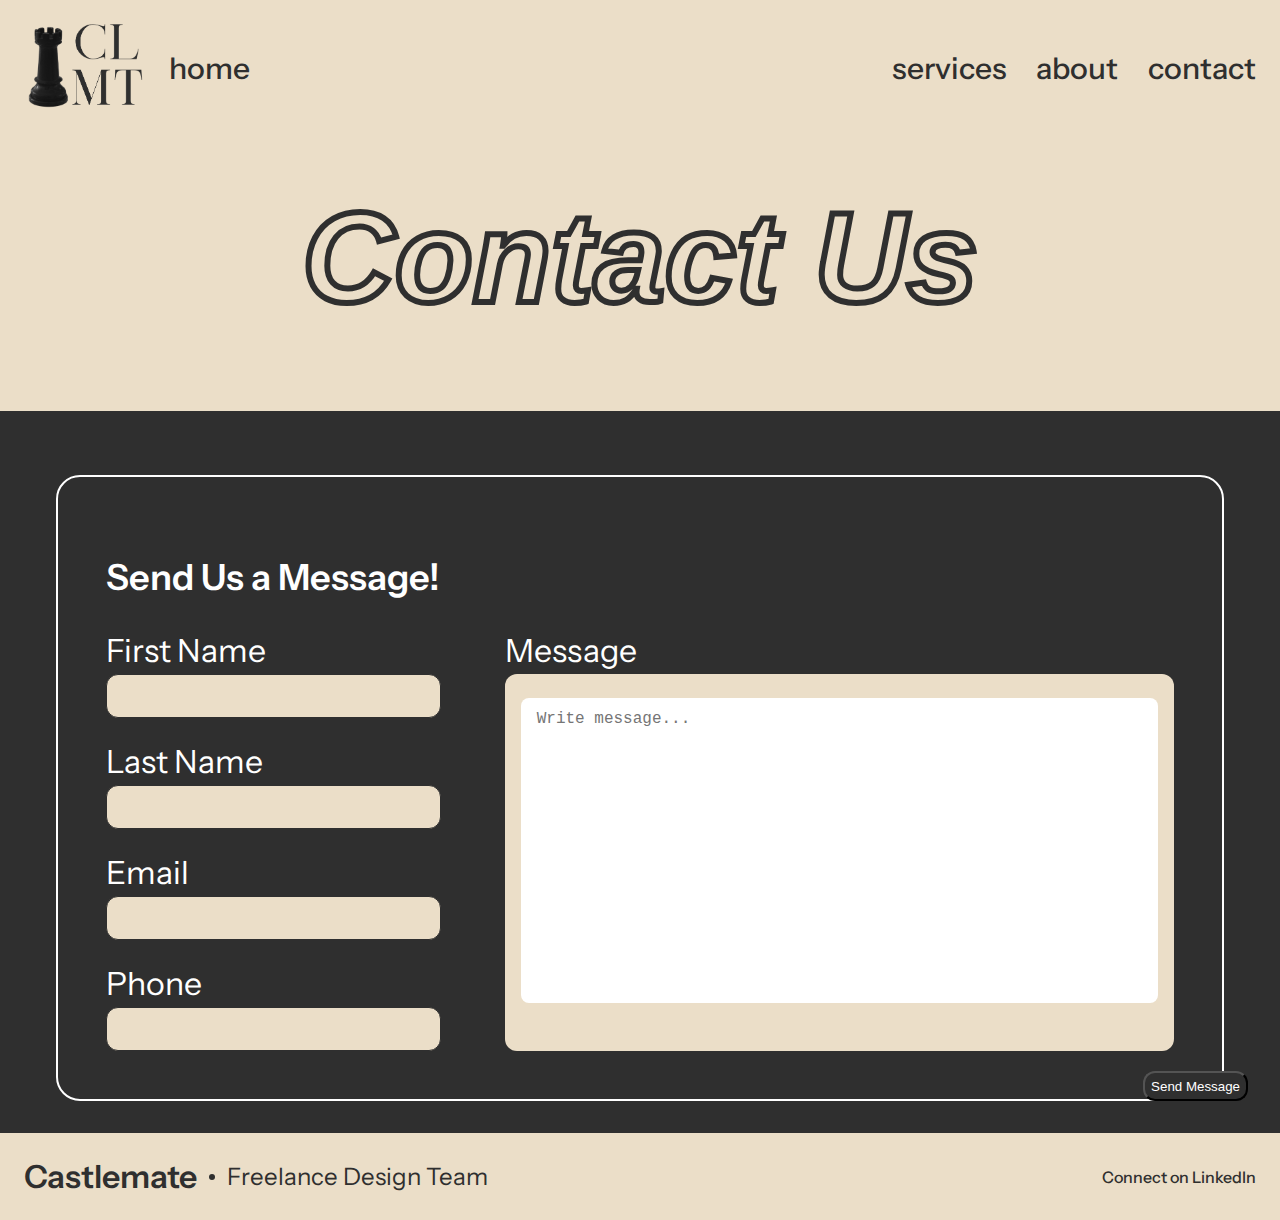
<file: contact.html>
<!DOCTYPE html>
<html lang="en">
<head>
    <meta charset="UTF-8">
    <meta name="viewport" content="width=device-width, initial-scale=1.0">
    <link rel="stylesheet" href="styles.css">
    <style>
        @import url('https://fonts.googleapis.com/css2?family=Instrument+Sans:ital,wght@0,400..700;1,400..700&display=swap');
    </style>
    <title>Contact</title>
</head>
<body>
    <header>
        <div class="header-left">
            <div class="logo">
                <a href="./index.html">
                    <img class="CLMT-logo" src="./assets/CLMT-logo.png" alt="Image of rook chess piece and CLMT text logo"> <!-- kelly did this: make this a clickable link to homepage -->
                </a>
            </div>
            <nav>
                <ul>
                    <li><a href="./index.html">home</a></li>
                </ul>
            </nav>
        </div>
        <nav>
            <ul>
                <li class="dropdown"><a href="./services.html">services</a>
                    <div class="dropdown-content">
                        <a href="./services/webdesign.html">web design</a>
                        <a href="./services/marketing.html">marketing</a>
                        <a href="./services/graphicdesign.html">graphic design</a>
                    </div>
                </li>
                <li><a href="./about.html">about</a></li>
                <li><a href="./contact.html">contact</a></li>
            </ul>
        </nav>
    </header>
    <main class="feed">
        <section class="card hero">
            <div class="page-title">
                <h1> Contact Us </h1>
            </div>
            <section class="contact-us">
                <div class="cs-container">
                    <!--Form-->
                    <form class="cs-form" id="cs-form-1388" name="Contact Form" method="post">
                        <h2 class="cs-title">Send Us a Message!</h2>
                        <div class="form-columns">
                            <div class="form-left">
                                <label class="cs-label">
                                    First Name <br>
                                    <input class="cs-input" required type="text" id="firstname" name="firstname" placeholder="">
                                </label>
                                <label class="cs-label">
                                    Last Name <br>
                                    <input class="cs-input" required type="text" id="lastname" name="lastname" placeholder="">
                                </label>
                                <label class="cs-label cs-email">
                                    Email <br>
                                    <input class="cs-input" required type="email" id="email-1388" name="email" placeholder="">
                                </label>
                                <label class="cs-label cs-phone">
                                    Phone <br>
                                    <input class="cs-input" required type="number" id="phone-1388" name="phone" placeholder="">
                                </label>
                            </div>
                            <div class="form-right">
                                <label class="cs-label">
                                    Message <br>
                                    <div class="textarea-wrapper">
                                        <textarea class="cs-input cs-textarea" required name="Message" id="message-1388" placeholder="Write message..."></textarea>
                                    </div>
                                </label>
                                <button class="cs-button-solid cs-submit" type="submit">Send Message</button>
                            </div>
                        </div>
                    </form>
                </div>
            </section>
        </section>
    </main>
    <footer>
        <div class="footer-left">
            <span class="company-name"> Castlemate </span>
            <span class="dot"></span>
            <span class="company-focus"> Freelance Design Team </span>
        </div>
        <div class="footer-right">
            <a href="https://www.linkedin.com" target="_blank" rel="noopener noreferrer">
                Connect on LinkedIn
            </a>
        </div>
    </footer>
    
</body>
</html>
</file>
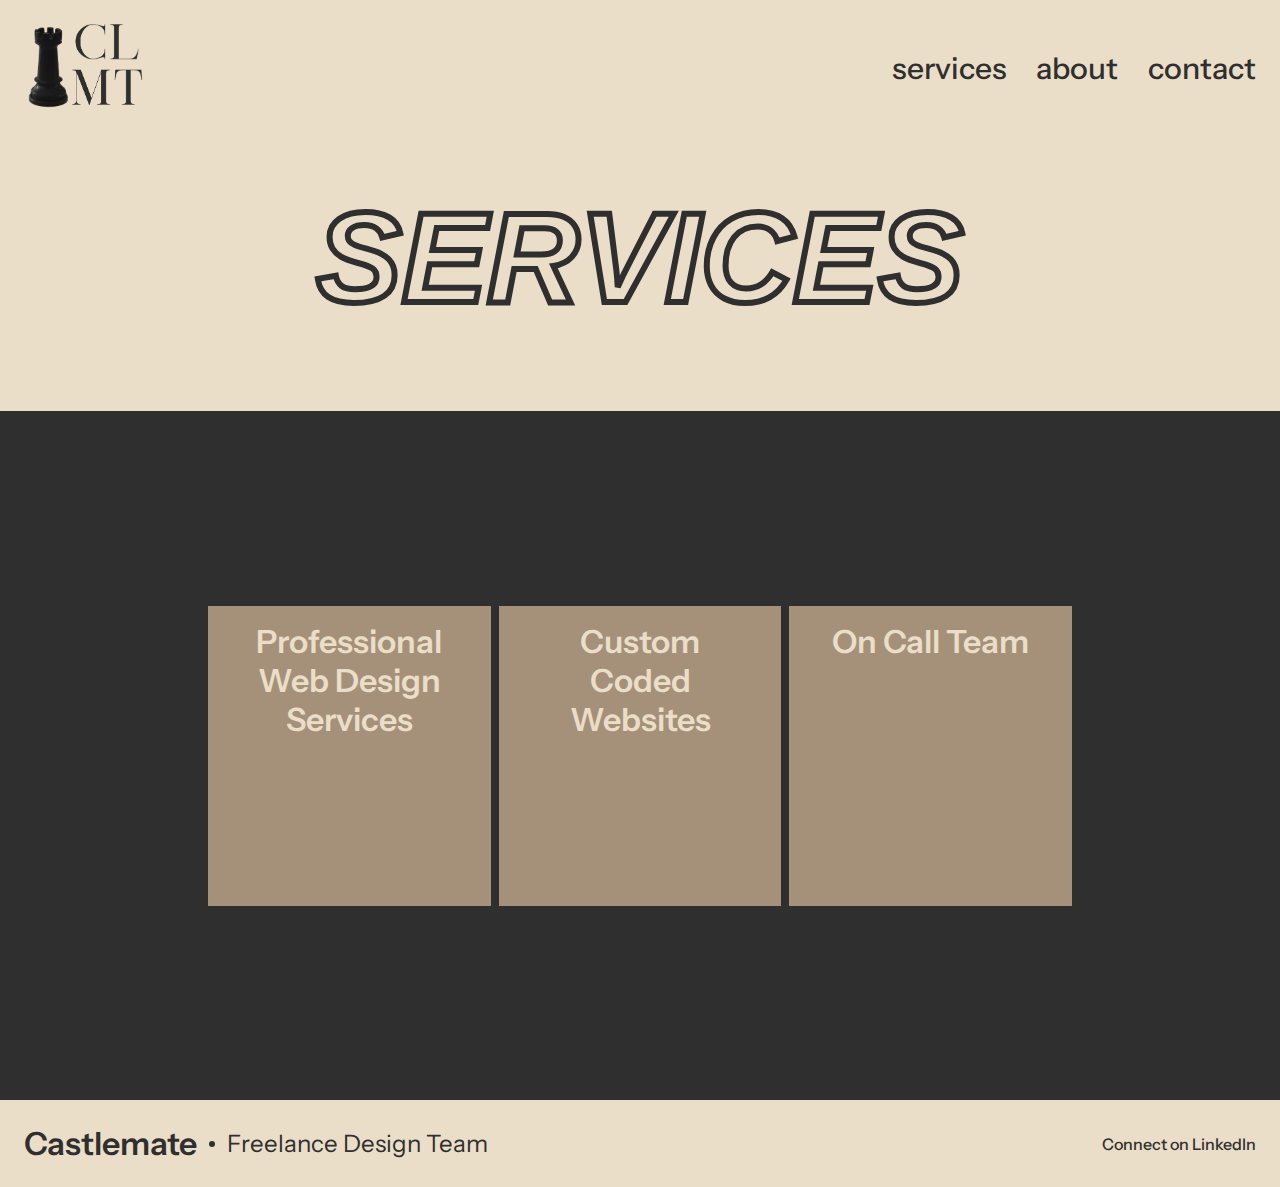
<file: services.html>
<!DOCTYPE html>
<html lang="en">
<head>
    <meta charset="UTF-8">
    <meta name="viewport" content="width=device-width, initial-scale=1.0">
    <link rel="stylesheet" href="styles.css">
    <style>
        @import url('https://fonts.googleapis.com/css2?family=Instrument+Sans:ital,wght@0,400..700;1,400..700&display=swap');
    </style>
    <title>CLMT Services</title>
</head>
<body>
    <header>
        <div class="logo">
            <a href="./index.html">
            <img class="CLMT-logo" src="assets/CLMT-logo.png" alt="Image of rook chess piece and CLMT text logo"> <!-- make this a clickable link to homepage -->
            </a>
        </div>
        <nav>
            <ul>
                <li><a href="./services.html">services</a></li>
                <li><a href="#about">about</a></li>
                <li><a href="#contact">contact</a></li>
            </ul>
        </nav>
    </header>
    <main class="feed">
        <section class="card hero">
            <div class="page-title">
                <h1>SERVICES</h1>
            </div>
            <div class="all-services">
                <div class="service-buttons">
                    <!-- NOTE: These buttons will be different from the normal "btn" class. Instead they'll be clickable rectangles. -->
                    <a href="">Professional Web Design Services</a> <!-- style like a button! -->
                    <a href="">Custom Coded Websites</a>            <!-- style like a button! -->
                    <a href="">On Call Team</a>                     <!-- style like a button! -->
                </div>                <!-- style like a button! -->
            </div>
        </section>
    </main>
    <footer>
        <div class="footer-left">
            <span class="company-name"> Castlemate </span>
            <span class="dot"></span>
            <span class="company-focus"> Freelance Design Team </span>
        </div>
        <div class="footer-right">
            <a href="https://www.linkedin.com" target="_blank" rel="noopener noreferrer">
                Connect on LinkedIn
            </a>
        </div>
    </footer>
    
</body>
</html>
</file>
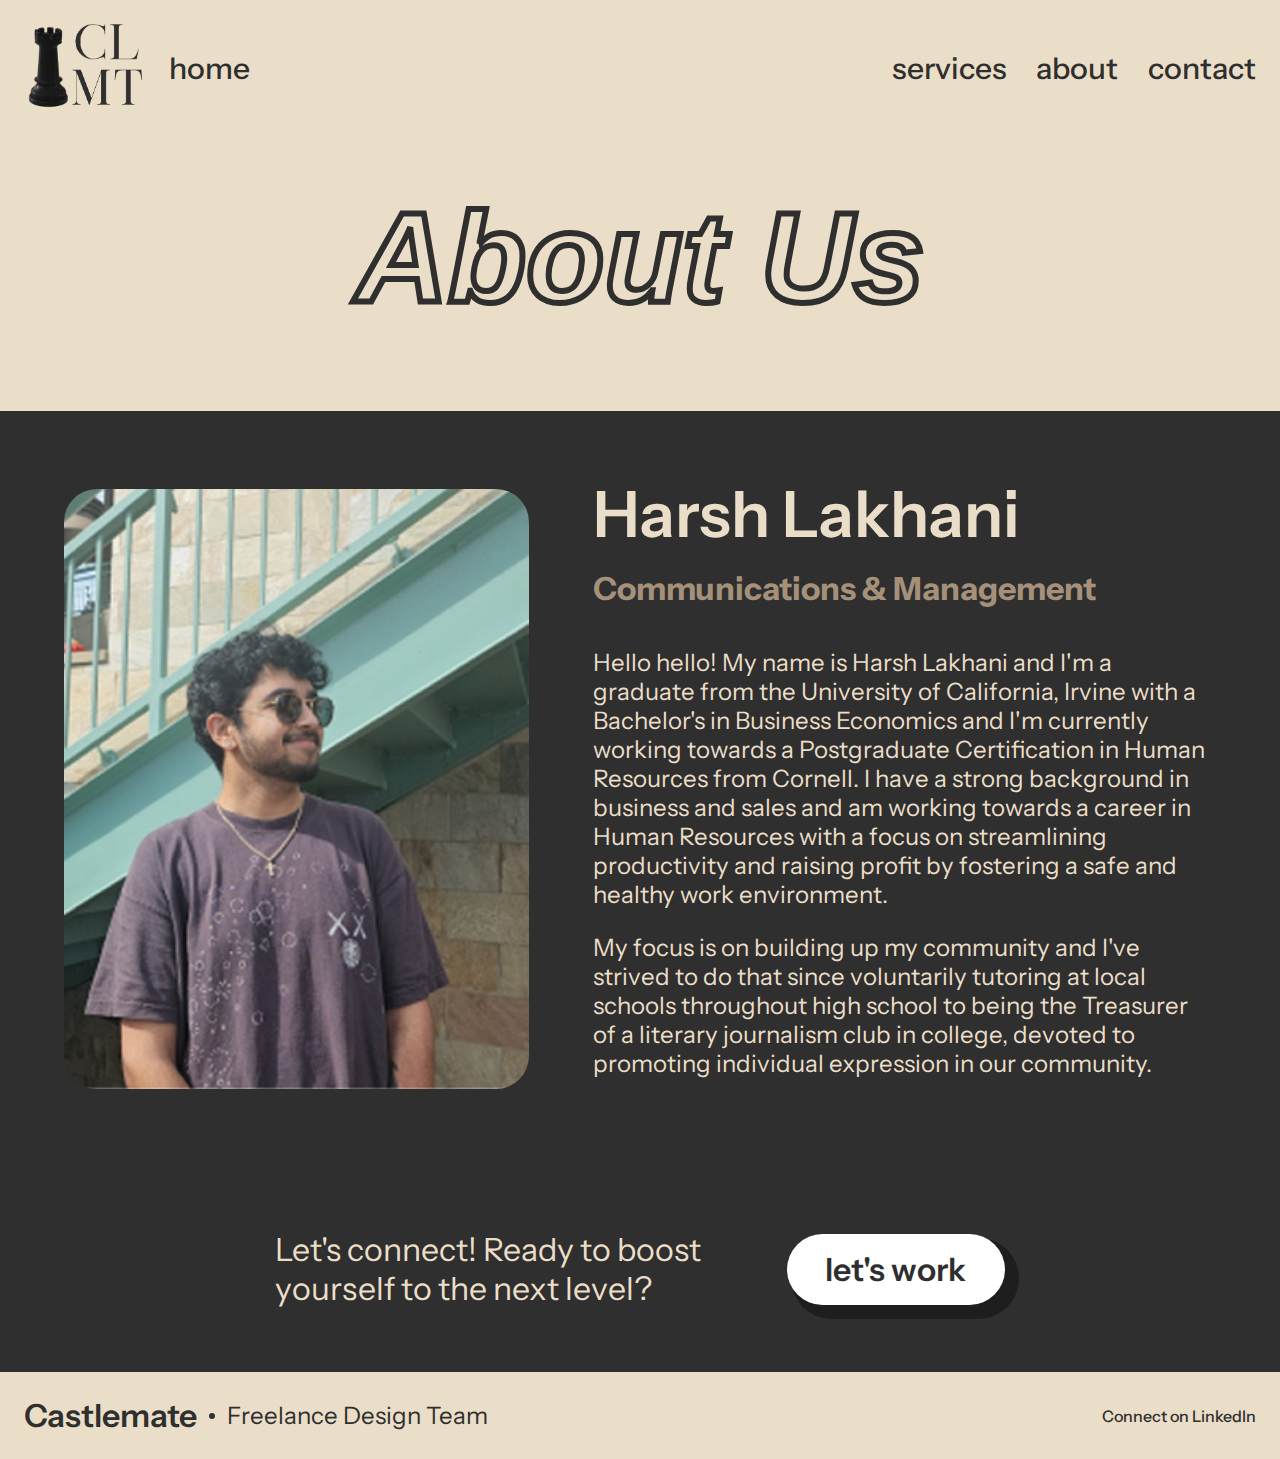
<file: about/harsh.html>
<!DOCTYPE html>
<html lang="en">
<head>
    <meta charset="UTF-8">
    <meta name="viewport" content="width=device-width, initial-scale=1.0">
    <link rel="stylesheet" href="../styles.css">
    <style>
        @import url('https://fonts.googleapis.com/css2?family=Instrument+Sans:ital,wght@0,400..700;1,400..700&display=swap');
    </style>
    <title>CLMT | About Harsh</title>
</head>
<body>
    <header>
        <div class="header-left">
            <div class="logo">
                <a href="../index.html">
                    <img class="CLMT-logo" src="../assets/CLMT-logo.png" alt="Image of rook chess piece and CLMT text logo">
                </a>
            </div>
            <nav>
                <ul>
                    <li><a href="../index.html">home</a></li>
                </ul>
            </nav>
        </div>
        <nav>
            <ul>
                <li class="dropdown"><a href="../services.html">services</a>
                    <div class="dropdown-content">
                        <a href="../services/webdesign.html">web design</a>
                        <a href="../services/marketing.html">marketing</a>
                        <a href="../services/graphicdesign.html">graphic design</a>
                    </div>
                </li>
                <li><a href="../about.html">about</a></li>
                <li><a href="../contact.html">contact</a></li>
            </ul>
        </nav>
    </header>
    <main class="feed">
        <section class="card hero"> 
            <div class="page-title">
                <h1> About Us </h1>
            </div>
            <div class="about-highlight individual">
                <div class="about-wrapper">
                    <img src="../assets/team-photos/harsh.jpg" alt="Headshot of Harsh Lakhani.">
                    <div class="about-description">
                        <h2>Harsh Lakhani</h2>
                        <h3>Communications & Management</h3>
                        <div class="desc-wrapper">                            
                            <p class="desc">Hello hello! My name is Harsh Lakhani and I'm a graduate from the University of California, Irvine with a Bachelor's in Business Economics and I'm currently working towards a Postgraduate Certification in Human Resources from Cornell. I have a strong background in business and sales and am working towards a career in Human Resources with a focus on streamlining productivity and raising profit by fostering a safe and healthy work environment. </p>
                            <p class="desc">My focus is on building up my community and I've strived to do that since voluntarily tutoring at local schools throughout high school to being the Treasurer of a literary journalism club in college, devoted to promoting individual expression in our community.</p>
                        </div>
                    </div>
                </div>
            </div>
        </section>
        <section class="card action">
            <div class="wrapper">
                <p>Let's connect! Ready to boost yourself to the next level?</p>
                <a href="../contact.html" class="btn">let's work</a>
            </div>
        </section>
    </main>
    
    <footer>
        <div class="footer-left">
            <span class="company-name"> Castlemate </span>
            <span class="dot"></span>
            <span class="company-focus"> Freelance Design Team </span>
        </div>
        <div class="footer-right">
            <a href="https://www.linkedin.com" target="_blank" rel="noopener noreferrer">
                Connect on LinkedIn
            </a>
        </div>
    </footer>
</body>
</html>
</file>
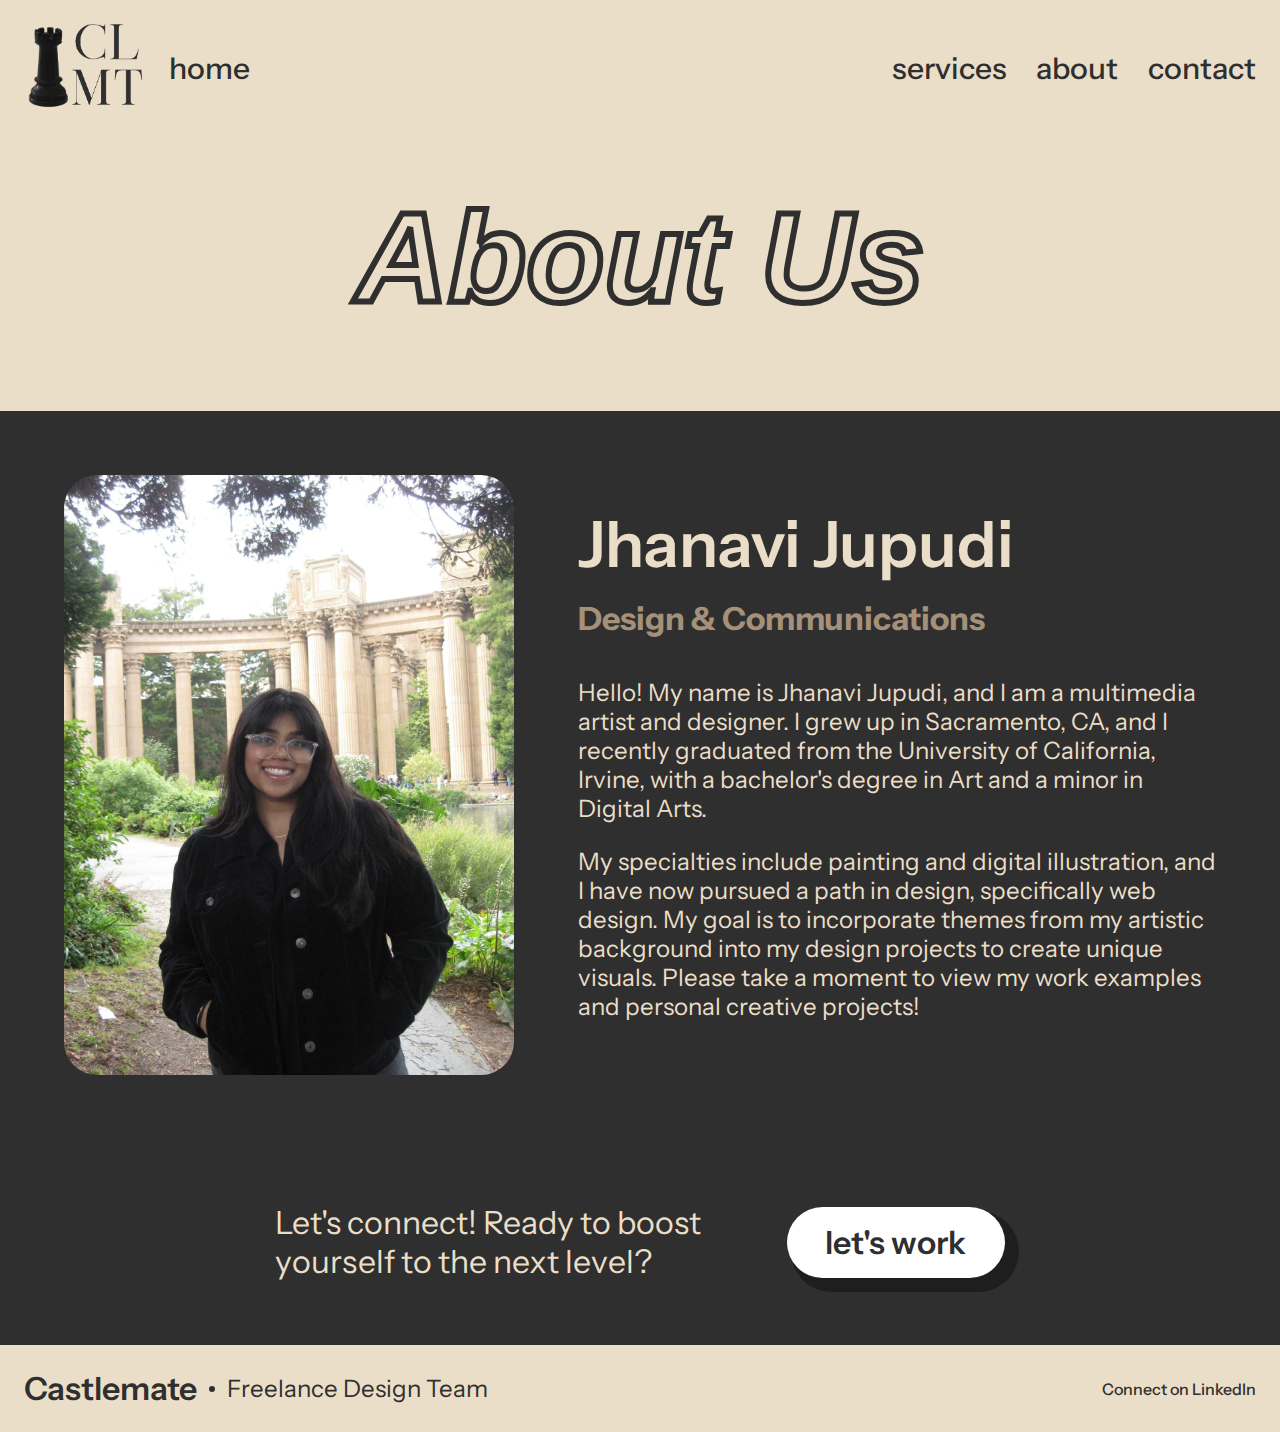
<file: about/jhanavi.html>
<!DOCTYPE html>
<html lang="en">
<head>
    <meta charset="UTF-8">
    <meta name="viewport" content="width=device-width, initial-scale=1.0">
    <link rel="stylesheet" href="../styles.css">
    <style>
        @import url('https://fonts.googleapis.com/css2?family=Instrument+Sans:ital,wght@0,400..700;1,400..700&display=swap');
    </style>
    <title>CLMT | About Jhanavi</title>
</head>
<body>
    <header>
        <div class="header-left">
            <div class="logo">
                <a href="../index.html">
                    <img class="CLMT-logo" src="../assets/CLMT-logo.png" alt="Image of rook chess piece and CLMT text logo">
                </a>
            </div>
            <nav>
                <ul>
                    <li><a href="../index.html">home</a></li>
                </ul>
            </nav>
        </div>
        <nav>
            <ul>
                <li class="dropdown"><a href="../services.html">services</a>
                    <div class="dropdown-content">
                        <a href="../services/webdesign.html">web design</a>
                        <a href="../services/marketing.html">marketing</a>
                        <a href="../services/graphicdesign.html">graphic design</a>
                    </div>
                </li>
                <li><a href="../about.html">about</a></li>
                <li><a href="../contact.html">contact</a></li>
            </ul>
        </nav>
    </header>
    <main class="feed">
        <section class="card hero"> 
            <div class="page-title">
                <h1> About Us </h1>
            </div>
            <div class="about-highlight individual">
                <div class="about-wrapper">
                    <img src="../assets/team-photos/jhanavi.jpg" alt="Headshot of Jhanavi Jupudi.">
                    <div class="about-description">
                        <h2>Jhanavi Jupudi</h2>
                        <h3>Design & Communications</h3>
                        <div class="desc-wrapper">                            
                            <p class="desc">Hello! My name is Jhanavi Jupudi, and I am a multimedia artist and designer. I grew up in Sacramento, CA, and I recently graduated from the University of California, Irvine, with a bachelor's degree in Art and a minor in Digital Arts.</p>
                            <p class="desc">My specialties include painting and digital illustration, and I have now pursued a path in design, specifically web design. My goal is to incorporate themes from my artistic background into my design projects to create unique visuals. Please take a moment to view my work examples and personal creative projects!</p>
                        </div>
                    </div>
                </div>
            </div>
        </section>
        <section class="card action">
            <div class="wrapper">
                <p>Let's connect! Ready to boost yourself to the next level?</p>
                <a href="../contact.html" class="btn">let's work</a>
            </div>
        </section>
    </main>
    
    <footer>
        <div class="footer-left">
            <span class="company-name"> Castlemate </span>
            <span class="dot"></span>
            <span class="company-focus"> Freelance Design Team </span>
        </div>
        <div class="footer-right">
            <a href="https://www.linkedin.com" target="_blank" rel="noopener noreferrer">
                Connect on LinkedIn
            </a>
        </div>
    </footer>
</body>
</html>
</file>
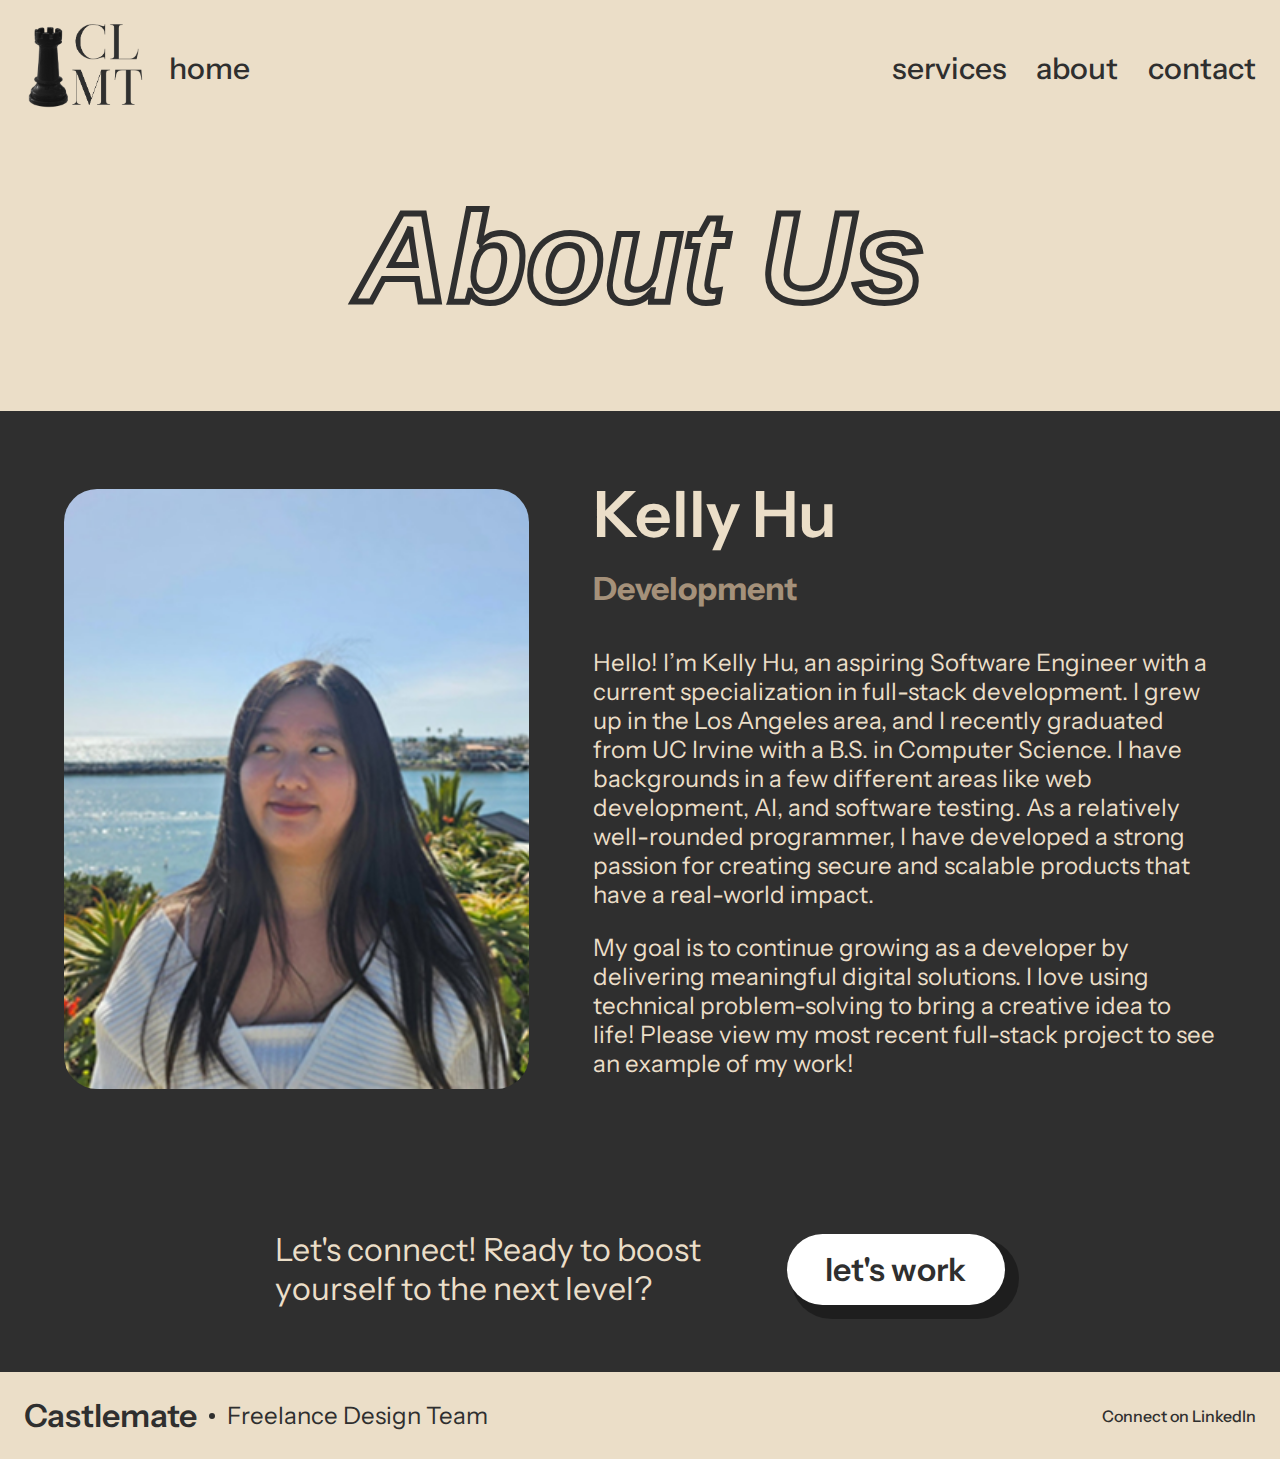
<file: about/kelly.html>
<!DOCTYPE html>
<html lang="en">
<head>
    <meta charset="UTF-8">
    <meta name="viewport" content="width=device-width, initial-scale=1.0">
    <link rel="stylesheet" href="../styles.css">
    <style>
        @import url('https://fonts.googleapis.com/css2?family=Instrument+Sans:ital,wght@0,400..700;1,400..700&display=swap');
    </style>
    <title>CLMT | About Kelly</title>
</head>
<body>
    <header>
        <div class="header-left">
            <div class="logo">
                <a href="../index.html">
                    <img class="CLMT-logo" src="../assets/CLMT-logo.png" alt="Image of rook chess piece and CLMT text logo">
                </a>
            </div>
            <nav>
                <ul>
                    <li><a href="../index.html">home</a></li>
                </ul>
            </nav>
        </div>
        <nav>
            <ul>
                <li class="dropdown"><a href="../services.html">services</a>
                    <div class="dropdown-content">
                        <a href="../services/webdesign.html">web design</a>
                        <a href="../services/marketing.html">marketing</a>
                        <a href="../services/graphicdesign.html">graphic design</a>
                    </div>
                </li>
                <li><a href="../about.html">about</a></li>
                <li><a href="../contact.html">contact</a></li>
            </ul>
        </nav>
    </header>
    <main class="feed">
        <section class="card hero"> 
            <div class="page-title">
                <h1> About Us </h1>
            </div>
            <div class="about-highlight individual">
                <div class="about-wrapper">
                    <!-- <div class="crop"> -->
                    <img src="../assets/team-photos/kelly.jpg" alt="Headshot of Kelly Hu.">
                    <!-- </div> -->
                    <div class="about-description">
                        <h2>Kelly Hu</h2>
                        <h3>Development</h3>
                        <div class="desc-wrapper">                            
                            <p class="desc">Hello! I’m Kelly Hu, an aspiring Software Engineer with a current specialization in full-stack development. I grew up in the Los Angeles area, and I recently graduated from UC Irvine with a B.S. in Computer Science. I have backgrounds in a few different areas like web development, AI, and software testing. As a relatively well-rounded programmer, I have developed a strong passion for creating secure and scalable products that have a real-world impact. </p>
                            <p class="desc">My goal is to continue growing as a developer by delivering meaningful digital solutions. I love using technical problem-solving to bring a creative idea to life! Please view my most recent full-stack project to see an example of my work!</p>
                        </div>
                    </div>
                </div>
            </div>
        </section>
        <section class="card action">
            <div class="wrapper">
                <p>Let's connect! Ready to boost yourself to the next level?</p>
                <a href="../contact.html" class="btn">let's work</a>
            </div>
        </section>
    </main>
    
    <footer>
        <div class="footer-left">
            <span class="company-name"> Castlemate </span>
            <span class="dot"></span>
            <span class="company-focus"> Freelance Design Team </span>
        </div>
        <div class="footer-right">
            <a href="https://www.linkedin.com" target="_blank" rel="noopener noreferrer">
                Connect on LinkedIn
            </a>
        </div>
    </footer>
</body>
</html>
</file>
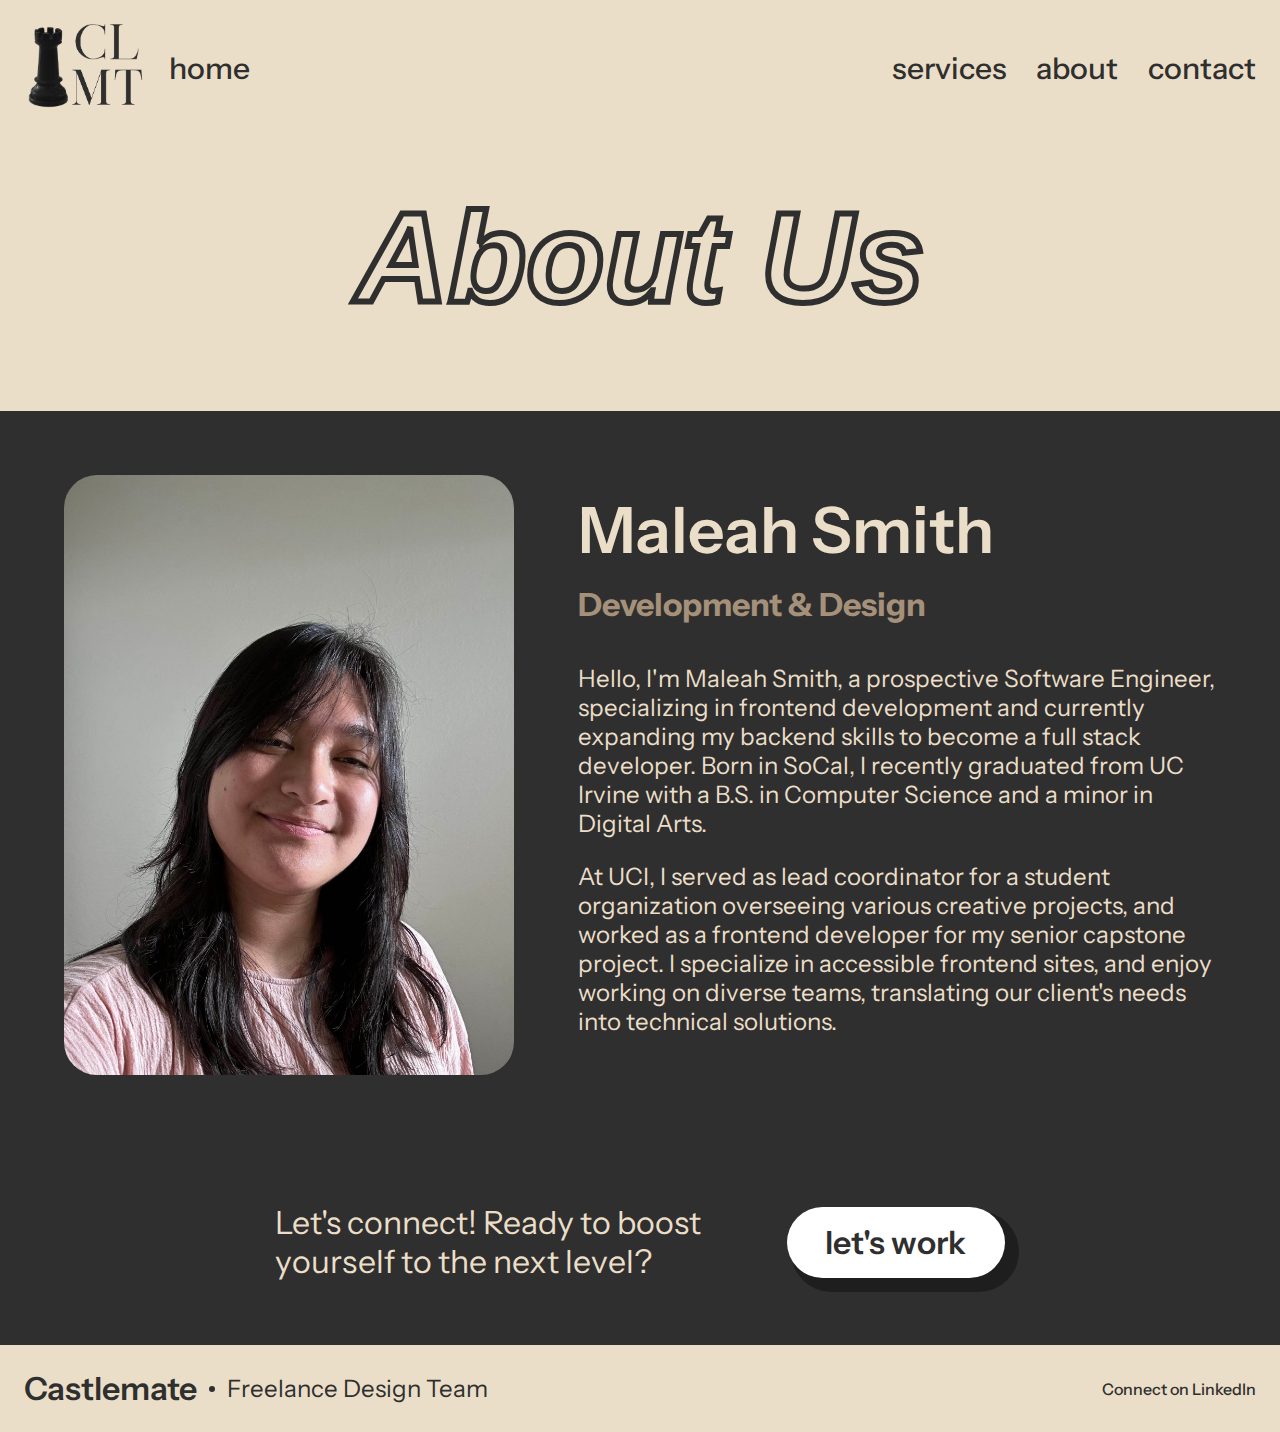
<file: about/maleah.html>
<!DOCTYPE html>
<html lang="en">
<head>
    <meta charset="UTF-8">
    <meta name="viewport" content="width=device-width, initial-scale=1.0">
    <link rel="stylesheet" href="../styles.css">
    <style>
        @import url('https://fonts.googleapis.com/css2?family=Instrument+Sans:ital,wght@0,400..700;1,400..700&display=swap');
    </style>
    <title>CLMT | About Maleah</title>
</head>
<body>
    <header>
        <div class="header-left">
            <div class="logo">
                <a href="../index.html">
                    <img class="CLMT-logo" src="../assets/CLMT-logo.png" alt="Image of rook chess piece and CLMT text logo">
                </a>
            </div>
            <nav>
                <ul>
                    <li><a href="../index.html">home</a></li>
                </ul>
            </nav>
        </div>
        <nav>
            <ul>
                <li class="dropdown"><a href="../services.html">services</a>
                    <div class="dropdown-content">
                        <a href="../services/webdesign.html">web design</a>
                        <a href="../services/marketing.html">marketing</a>
                        <a href="../services/graphicdesign.html">graphic design</a>
                    </div>
                </li>
                <li><a href="../about.html">about</a></li>
                <li><a href="../contact.html">contact</a></li>
            </ul>
        </nav>
    </header>
    <main class="feed">
        <section class="card hero"> 
            <div class="page-title">
                <h1> About Us </h1>
            </div>
            <div class="about-highlight individual">
                <div class="about-wrapper">
                    <img src="../assets/team-photos/maleah.jpg" alt="Headshot of Maleah Smith.">
                    <div class="about-description">
                        <h2>Maleah Smith</h2>
                        <h3>Development & Design</h3>
                        <div class="desc-wrapper">                            
                            <p class="desc">Hello, I'm Maleah Smith, a prospective Software Engineer, specializing in frontend development and currently expanding my backend skills to become a full stack developer. Born in SoCal, I recently graduated from UC Irvine with a B.S. in Computer Science and a minor in Digital Arts.</p>
                            <p class="desc">At UCI, I served as lead coordinator for a student organization overseeing various creative projects, and worked as a frontend developer for my senior capstone project. I specialize in accessible frontend sites, and enjoy working on diverse teams, translating our client's needs into technical solutions.</p>
                        </div>
                    </div>
                </div>
            </div>
        </section>
        <section class="card action">
            <div class="wrapper">
                <p>Let's connect! Ready to boost yourself to the next level?</p>
                <a href="../contact.html" class="btn">let's work</a>
            </div>
        </section>
    </main>
    
    <footer>
        <div class="footer-left">
            <span class="company-name"> Castlemate </span>
            <span class="dot"></span>
            <span class="company-focus"> Freelance Design Team </span>
        </div>
        <div class="footer-right">
            <a href="https://www.linkedin.com" target="_blank" rel="noopener noreferrer">
                Connect on LinkedIn
            </a>
        </div>
    </footer>
</body>
</html>
</file>
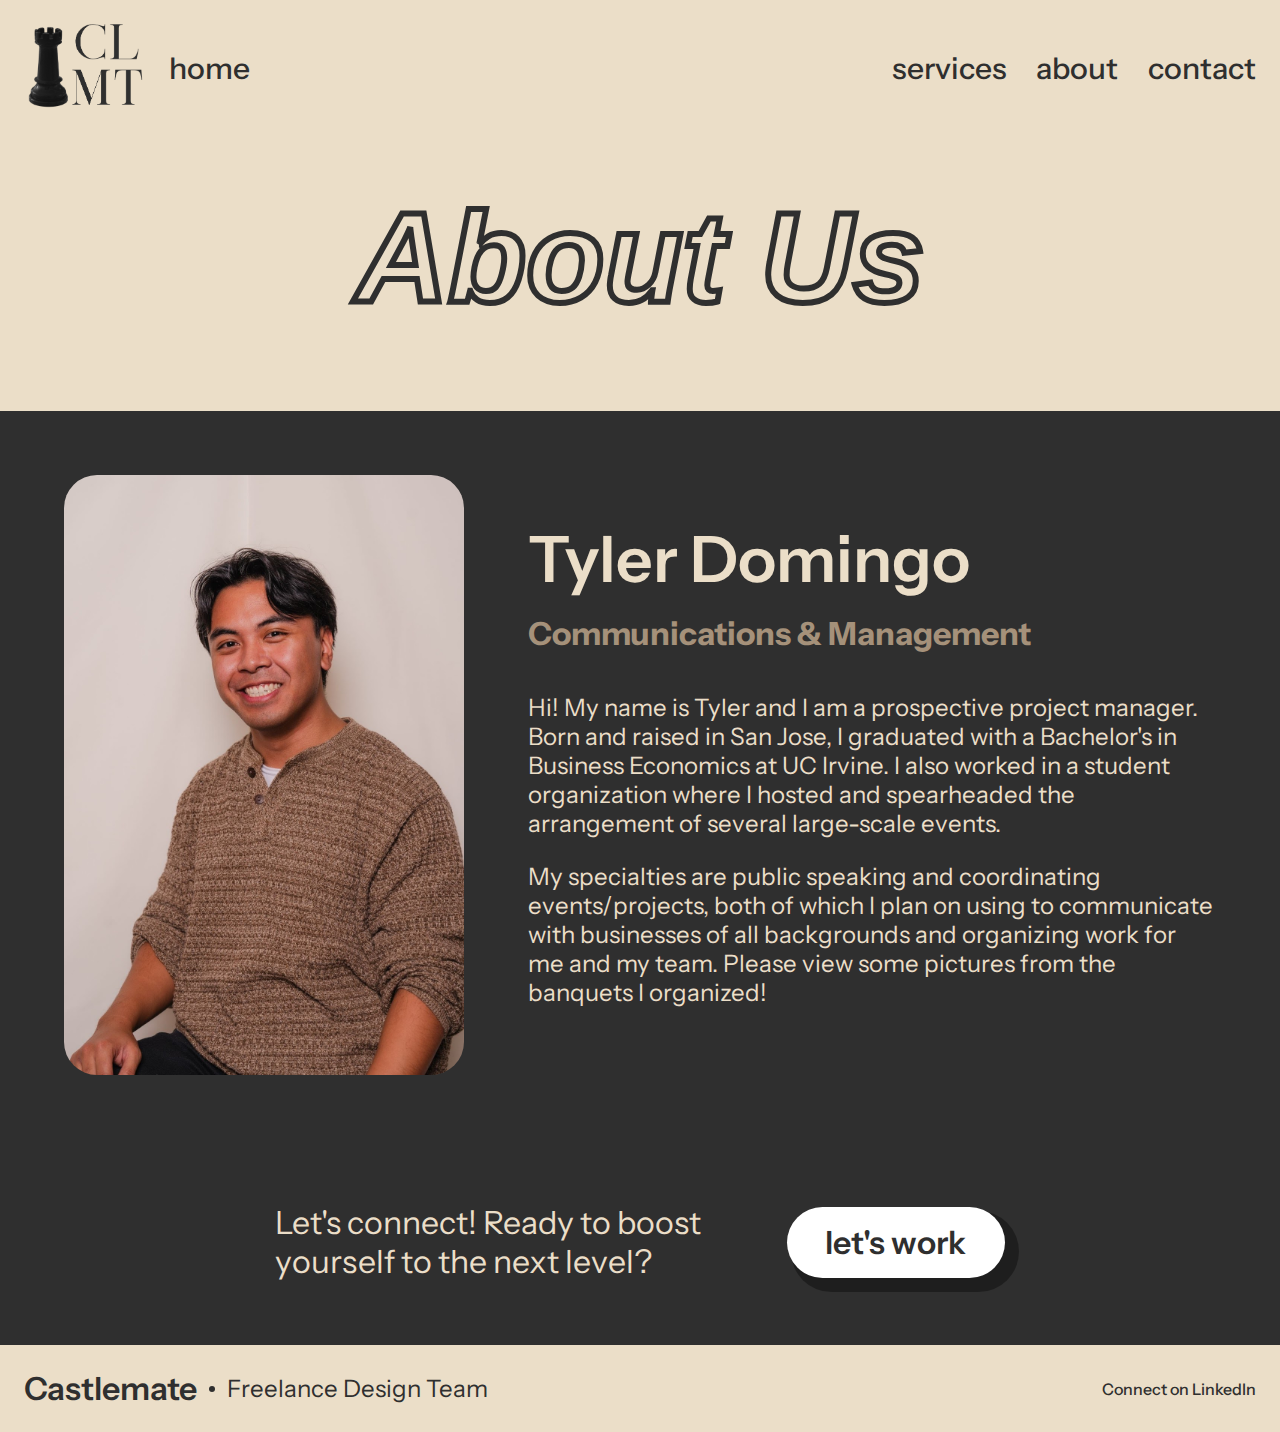
<file: about/tyler.html>
<!DOCTYPE html>
<html lang="en">
<head>
    <meta charset="UTF-8">
    <meta name="viewport" content="width=device-width, initial-scale=1.0">
    <link rel="stylesheet" href="../styles.css">
    <style>
        @import url('https://fonts.googleapis.com/css2?family=Instrument+Sans:ital,wght@0,400..700;1,400..700&display=swap');
    </style>
    <title>CLMT | About Tyler</title>
</head>
<body>
    <header>
        <div class="header-left">
            <div class="logo">
                <a href="../index.html">
                    <img class="CLMT-logo" src="../assets/CLMT-logo.png" alt="Image of rook chess piece and CLMT text logo">
                </a>
            </div>
            <nav>
                <ul>
                    <li><a href="../index.html">home</a></li>
                </ul>
            </nav>
        </div>
        <nav>
            <ul>
                <li class="dropdown"><a href="../services.html">services</a>
                    <div class="dropdown-content">
                        <a href="../services/webdesign.html">web design</a>
                        <a href="../services/marketing.html">marketing</a>
                        <a href="../services/graphicdesign.html">graphic design</a>
                    </div>
                </li>
                <li><a href="../about.html">about</a></li>
                <li><a href="../contact.html">contact</a></li>
            </ul>
        </nav>
    </header>
    <main class="feed">
        <section class="card hero"> 
            <div class="page-title">
                <h1> About Us </h1>
            </div>
            <div class="about-highlight individual">
                <div class="about-wrapper">
                    <img src="../assets/team-photos/tyler.jpg" alt="Headshot of Tyler Domingo.">
                    <div class="about-description">
                        <h2>Tyler Domingo</h2>
                        <h3>Communications & Management</h3>
                        <div class="desc-wrapper">                            
                            <p class="desc">Hi! My name is Tyler and I am a prospective project manager. Born and raised in San Jose, I graduated with a Bachelor's in Business Economics at UC Irvine. I also worked in a student organization where I hosted and spearheaded the arrangement of several large-scale events.</p>
                            <p class="desc">My specialties are public speaking and coordinating events/projects, both of which I plan on using to communicate with businesses of all backgrounds and organizing work for me and my team. Please view some pictures from the banquets I organized!</p>
                        </div>
                    </div>
                </div>
            </div>
        </section>
        <section class="card action">
            <div class="wrapper">
                <p>Let's connect! Ready to boost yourself to the next level?</p>
                <a href="../contact.html" class="btn">let's work</a>
            </div>
        </section>
    </main>
    
    <footer>
        <div class="footer-left">
            <span class="company-name"> Castlemate </span>
            <span class="dot"></span>
            <span class="company-focus"> Freelance Design Team </span>
        </div>
        <div class="footer-right">
            <a href="https://www.linkedin.com" target="_blank" rel="noopener noreferrer">
                Connect on LinkedIn
            </a>
        </div>
    </footer>
</body>
</html>
</file>
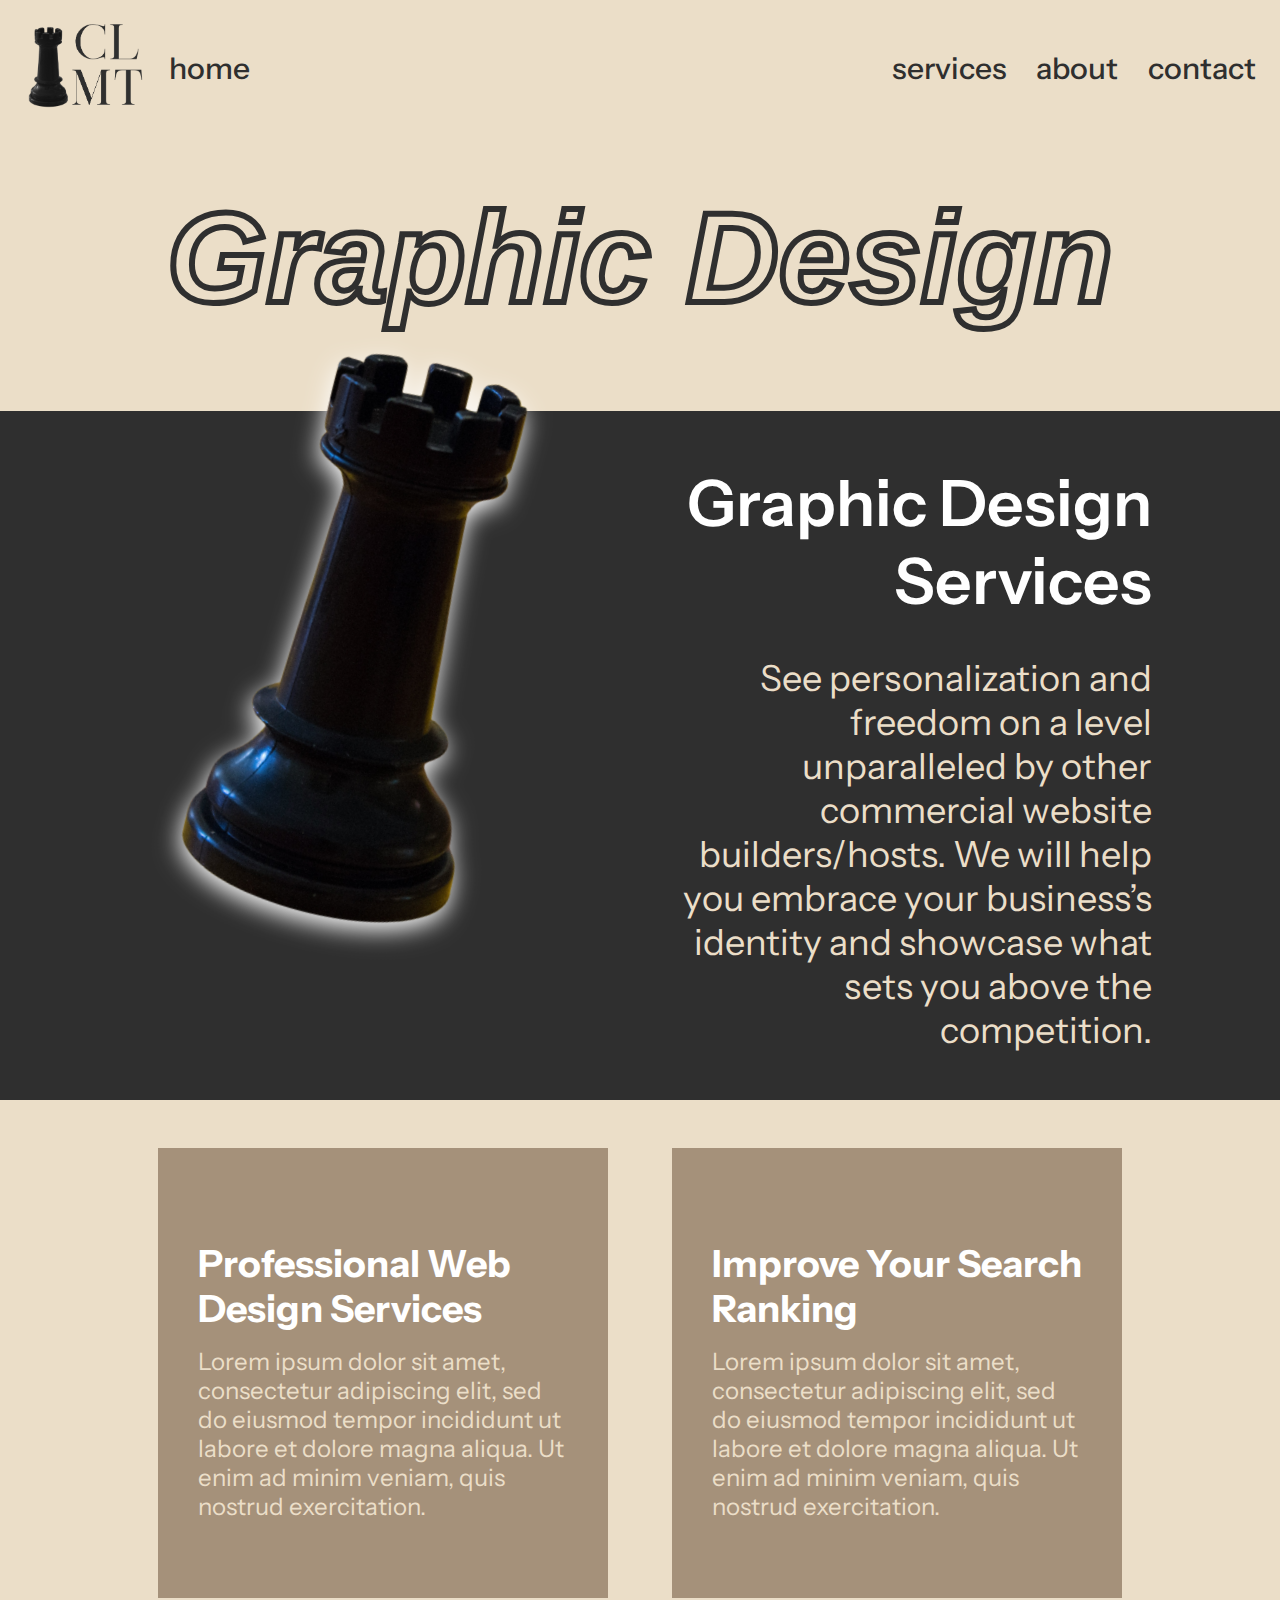
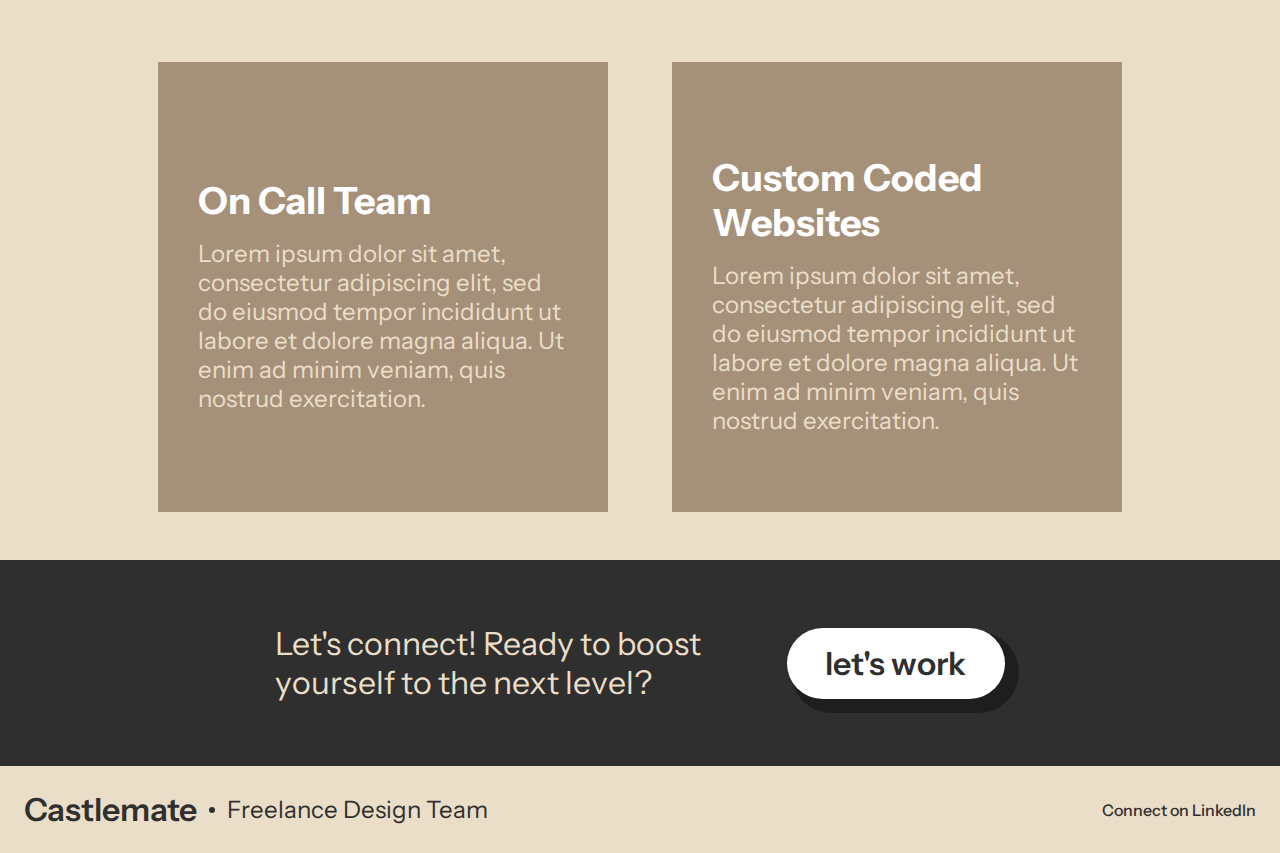
<file: services/graphicdesign.html>
<!DOCTYPE html>
<html lang="en">
<head>
    <meta charset="UTF-8">
    <meta name="viewport" content="width=device-width, initial-scale=1.0">
    <link rel="stylesheet" href="../styles.css">
    <style>
        @import url('https://fonts.googleapis.com/css2?family=Instrument+Sans:ital,wght@0,400..700;1,400..700&display=swap');
    </style>
    <title>CLMT Graphic Design</title>
</head>
<body>
    <header>
        <div class="header-left">
            <div class="logo">
                <a href="../index.html">
                    <img class="CLMT-logo" src="../assets/CLMT-logo.png" alt="Image of rook chess piece and CLMT text logo"> <!-- kelly did this: make this a clickable link to homepage -->
                </a>
            </div>
            <nav>
                <ul>
                    <li><a href="../index.html">home</a></li>
                </ul>
            </nav>
        </div>
        <nav>
            <ul>
                <li class="dropdown"><a href="../services.html">services</a>
                    <div class="dropdown-content">
                        <a href="../services/webdesign.html">web design</a>
                        <a href="../services/marketing.html">marketing</a>
                        <a href="../services/graphicdesign.html">graphic design</a>
                    </div>
                </li>
                <li><a href="../about.html">about</a></li>
                <li><a href="../contact.html">contact</a></li>
            </ul>
        </nav>
    </header>
    <main class="feed">
        <section class="card hero">
            <div class="page-title">
                <h1>Graphic Design</h1>
            </div>
            <div class="subservices-highlight">
                <h2>Graphic Design Services</h2>
                <p>See personalization and freedom on a level unparalleled by other commercial website builders/hosts. We will help you embrace your business’s identity and showcase what sets you above the competition. </p>
            </div>
            <img class="subservices-chess-piece" src="../assets/rook-temp.png" alt="Image of a rook chess piece.">
        </section>
        <section class="card info">
            <ul class="card-grid">
                <li>
                    <article class="info-card">
                        <h3>Professional Web<br>Design Services</h3>
                        <p>
                            Lorem ipsum dolor sit amet, consectetur adipiscing elit,
                            sed do eiusmod tempor incididunt ut labore et dolore
                            magna aliqua. Ut enim ad minim veniam, quis nostrud exercitation.
                        </p>
                    </article>
                </li>
                <li>
                    <article class="info-card">
                        <h3>Improve Your Search Ranking</h3>
                        <p>
                            Lorem ipsum dolor sit amet, consectetur adipiscing elit,
                            sed do eiusmod tempor incididunt ut labore et dolore
                            magna aliqua. Ut enim ad minim veniam, quis nostrud exercitation.
                        </p>
                    </article>
                </li>
                <li>
                    <article class="info-card">
                        <h3>On Call Team</h3>
                        <p>
                            Lorem ipsum dolor sit amet, consectetur adipiscing elit,
                            sed do eiusmod tempor incididunt ut labore et dolore
                            magna aliqua. Ut enim ad minim veniam, quis nostrud exercitation.
                        </p>                    
                    </article>
                </li>
                <li>
                    <article class="info-card">
                        <h3>Custom Coded Websites</h3>
                        <p>
                            Lorem ipsum dolor sit amet, consectetur adipiscing elit,
                            sed do eiusmod tempor incididunt ut labore et dolore
                            magna aliqua. Ut enim ad minim veniam, quis nostrud exercitation.
                        </p>                    
                    </article>
                </li>
            </ul>
        </section>
        <section class="card action">
            <div class="wrapper">
                <p>Let's connect! Ready to boost yourself to the next level?</p>
                <a href="../contact.html" class="btn">let's work</a>
            </div>
        </section>
    </main>
    <footer>
        <div class="footer-left">
            <span class="company-name"> Castlemate </span>
            <span class="dot"></span>
            <span class="company-focus"> Freelance Design Team </span>
        </div>
        <div class="footer-right">
            <a href="https://www.linkedin.com" target="_blank" rel="noopener noreferrer">
                Connect on LinkedIn
            </a>
        </div>
    </footer>
    
</body>
</html>
</file>
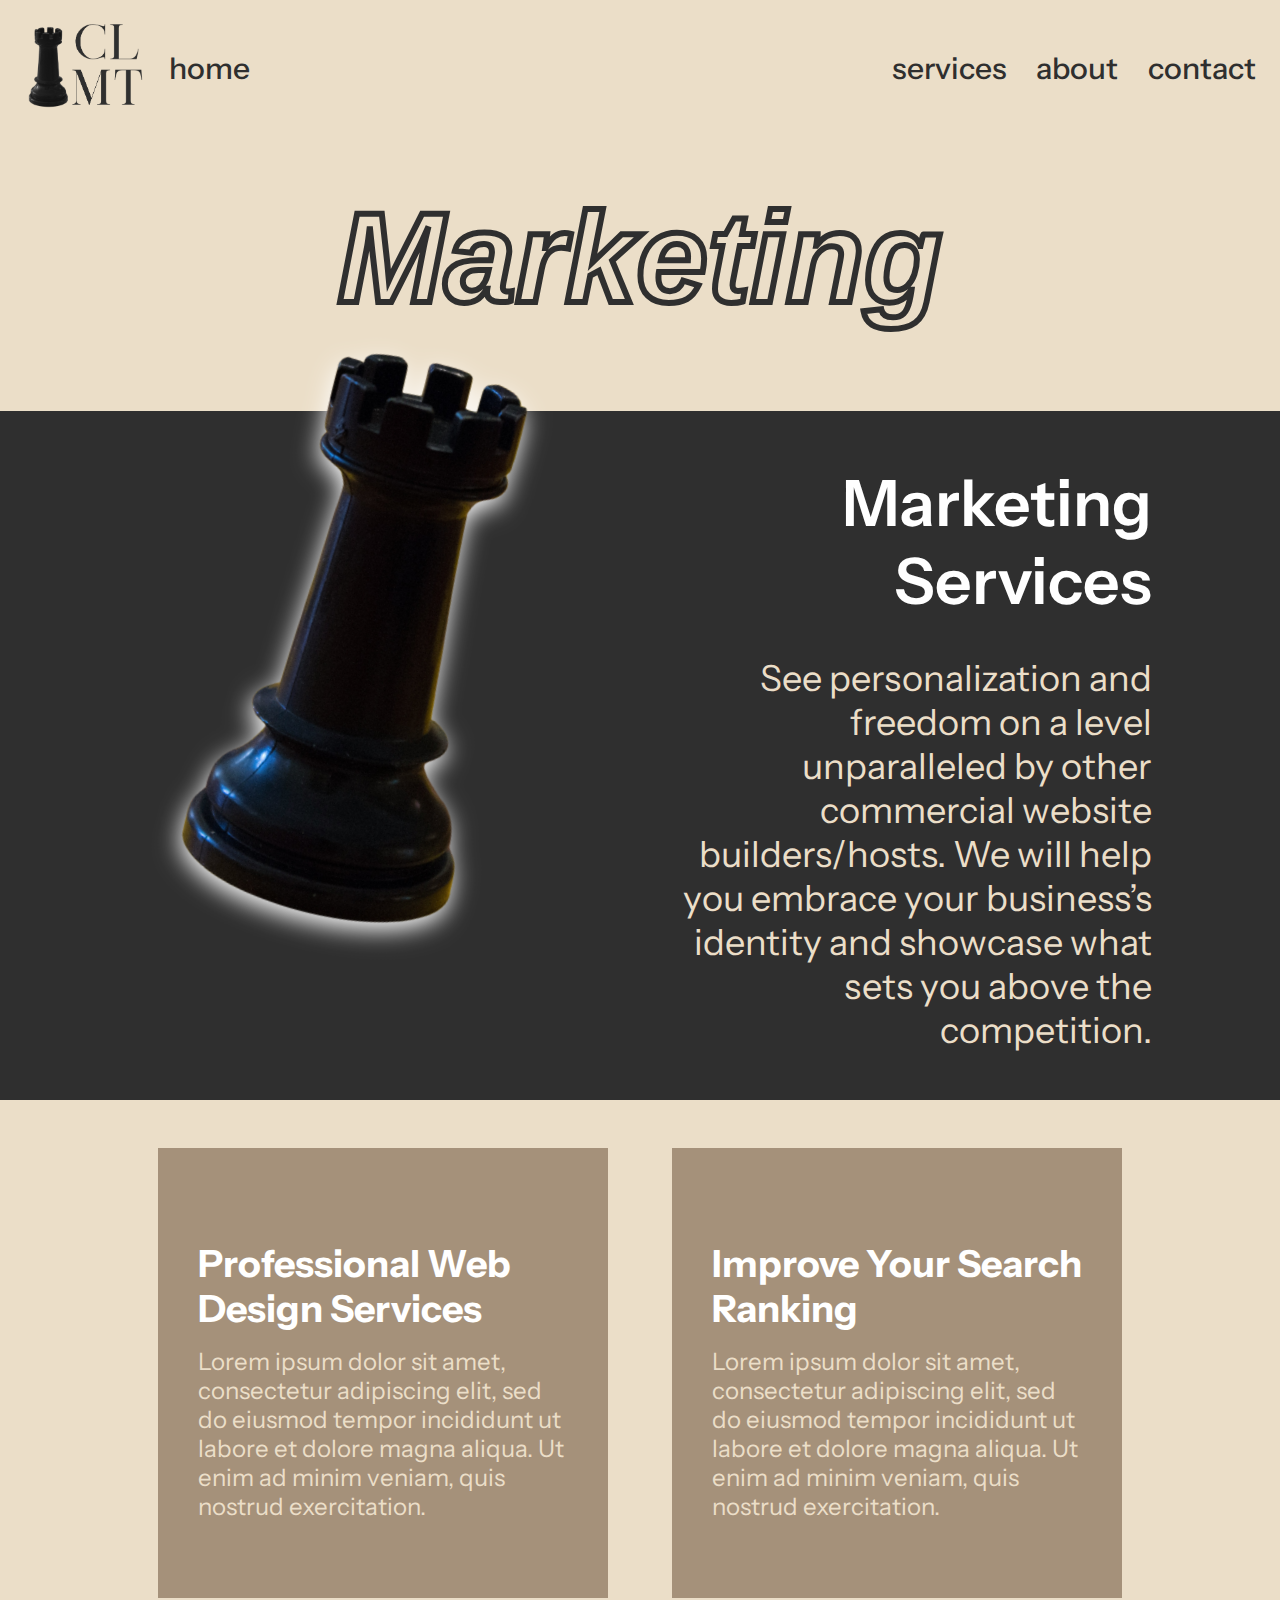
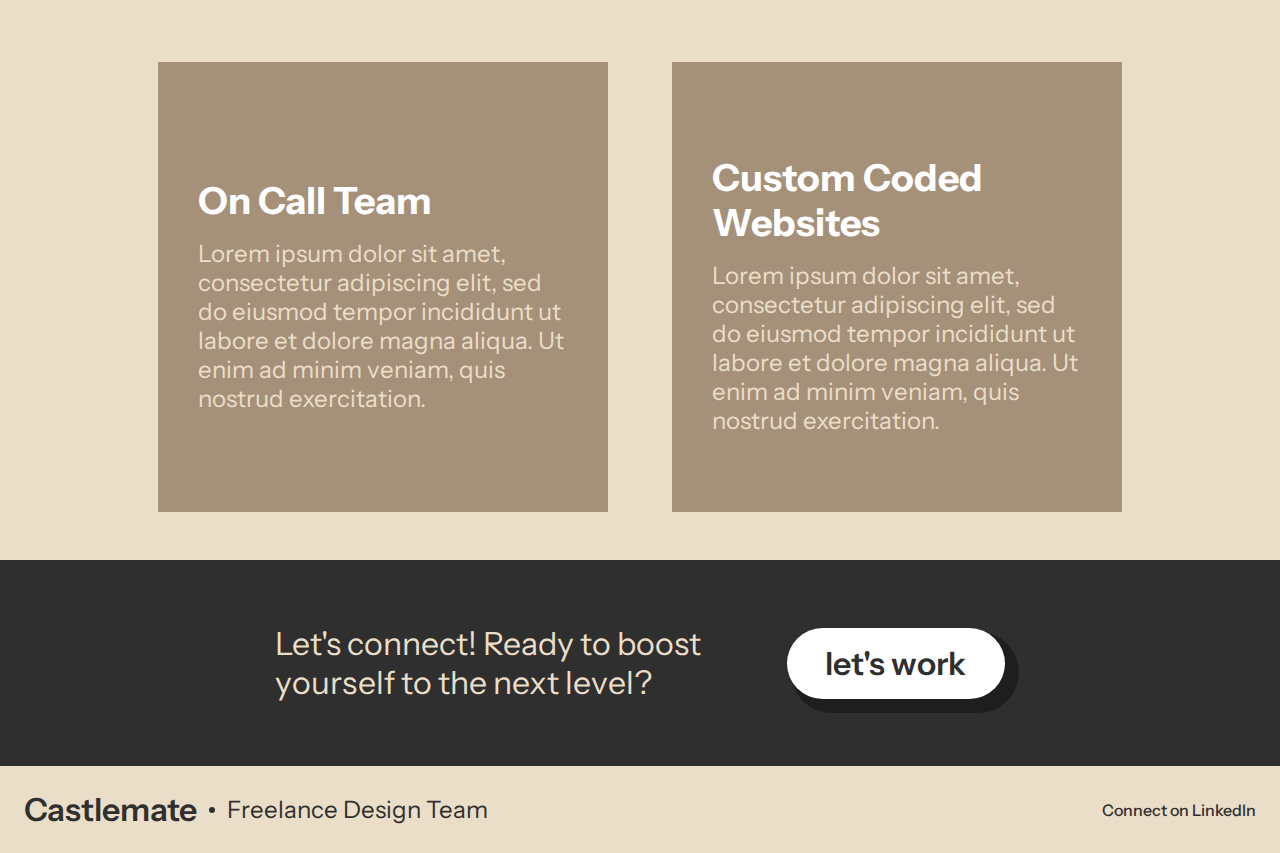
<file: services/marketing.html>
<!DOCTYPE html>
<html lang="en">
<head>
    <meta charset="UTF-8">
    <meta name="viewport" content="width=device-width, initial-scale=1.0">
    <link rel="stylesheet" href="../styles.css">
    <style>
        @import url('https://fonts.googleapis.com/css2?family=Instrument+Sans:ital,wght@0,400..700;1,400..700&display=swap');
    </style>
    <title>CLMT Marketing</title>
</head>
<body>
    <header>
        <div class="header-left">
            <div class="logo">
                <a href="../index.html">
                    <img class="CLMT-logo" src="../assets/CLMT-logo.png" alt="Image of rook chess piece and CLMT text logo"> <!-- kelly did this: make this a clickable link to homepage -->
                </a>
            </div>
            <nav>
                <ul>
                    <li><a href="../index.html">home</a></li>
                </ul>
            </nav>
        </div>
        <nav>
            <ul>
                <li class="dropdown"><a href="../services.html">services</a>
                    <div class="dropdown-content">
                        <a href="../services/webdesign.html">web design</a>
                        <a href="../services/marketing.html">marketing</a>
                        <a href="../services/graphicdesign.html">graphic design</a>
                    </div>
                </li>
                <li><a href="../about.html">about</a></li>
                <li><a href="../contact.html">contact</a></li>
            </ul>
        </nav>
    </header>
    <main class="feed">
        <section class="card hero">
            <div class="page-title">
                <h1>Marketing</h1>
            </div>
            <div class="subservices-highlight">
                <h2>Marketing Services</h2>
                <p>See personalization and freedom on a level unparalleled by other commercial website builders/hosts. We will help you embrace your business’s identity and showcase what sets you above the competition. </p>
            </div>
            <img class="subservices-chess-piece" src="../assets/rook-temp.png" alt="Image of a rook chess piece.">
        </section>
        <section class="card info">
            <ul class="card-grid">
                <li>
                    <article class="info-card">
                        <h3>Professional Web<br>Design Services</h3>
                        <p>
                            Lorem ipsum dolor sit amet, consectetur adipiscing elit,
                            sed do eiusmod tempor incididunt ut labore et dolore
                            magna aliqua. Ut enim ad minim veniam, quis nostrud exercitation.
                        </p>
                    </article>
                </li>
                <li>
                    <article class="info-card">
                        <h3>Improve Your Search Ranking</h3>
                        <p>
                            Lorem ipsum dolor sit amet, consectetur adipiscing elit,
                            sed do eiusmod tempor incididunt ut labore et dolore
                            magna aliqua. Ut enim ad minim veniam, quis nostrud exercitation.
                        </p>
                    </article>
                </li>
                <li>
                    <article class="info-card">
                        <h3>On Call Team</h3>
                        <p>
                            Lorem ipsum dolor sit amet, consectetur adipiscing elit,
                            sed do eiusmod tempor incididunt ut labore et dolore
                            magna aliqua. Ut enim ad minim veniam, quis nostrud exercitation.
                        </p>                    
                    </article>
                </li>
                <li>
                    <article class="info-card">
                        <h3>Custom Coded Websites</h3>
                        <p>
                            Lorem ipsum dolor sit amet, consectetur adipiscing elit,
                            sed do eiusmod tempor incididunt ut labore et dolore
                            magna aliqua. Ut enim ad minim veniam, quis nostrud exercitation.
                        </p>                    
                    </article>
                </li>
            </ul>
        </section>
        <section class="card action">
            <div class="wrapper">
                <p>Let's connect! Ready to boost yourself to the next level?</p>
                <a href="../contact.html" class="btn">let's work</a>
            </div>
        </section>
    </main>
    <footer>
        <div class="footer-left">
            <span class="company-name"> Castlemate </span>
            <span class="dot"></span>
            <span class="company-focus"> Freelance Design Team </span>
        </div>
        <div class="footer-right">
            <a href="https://www.linkedin.com" target="_blank" rel="noopener noreferrer">
                Connect on LinkedIn
            </a>
        </div>
    </footer>
    
</body>
</html>
</file>
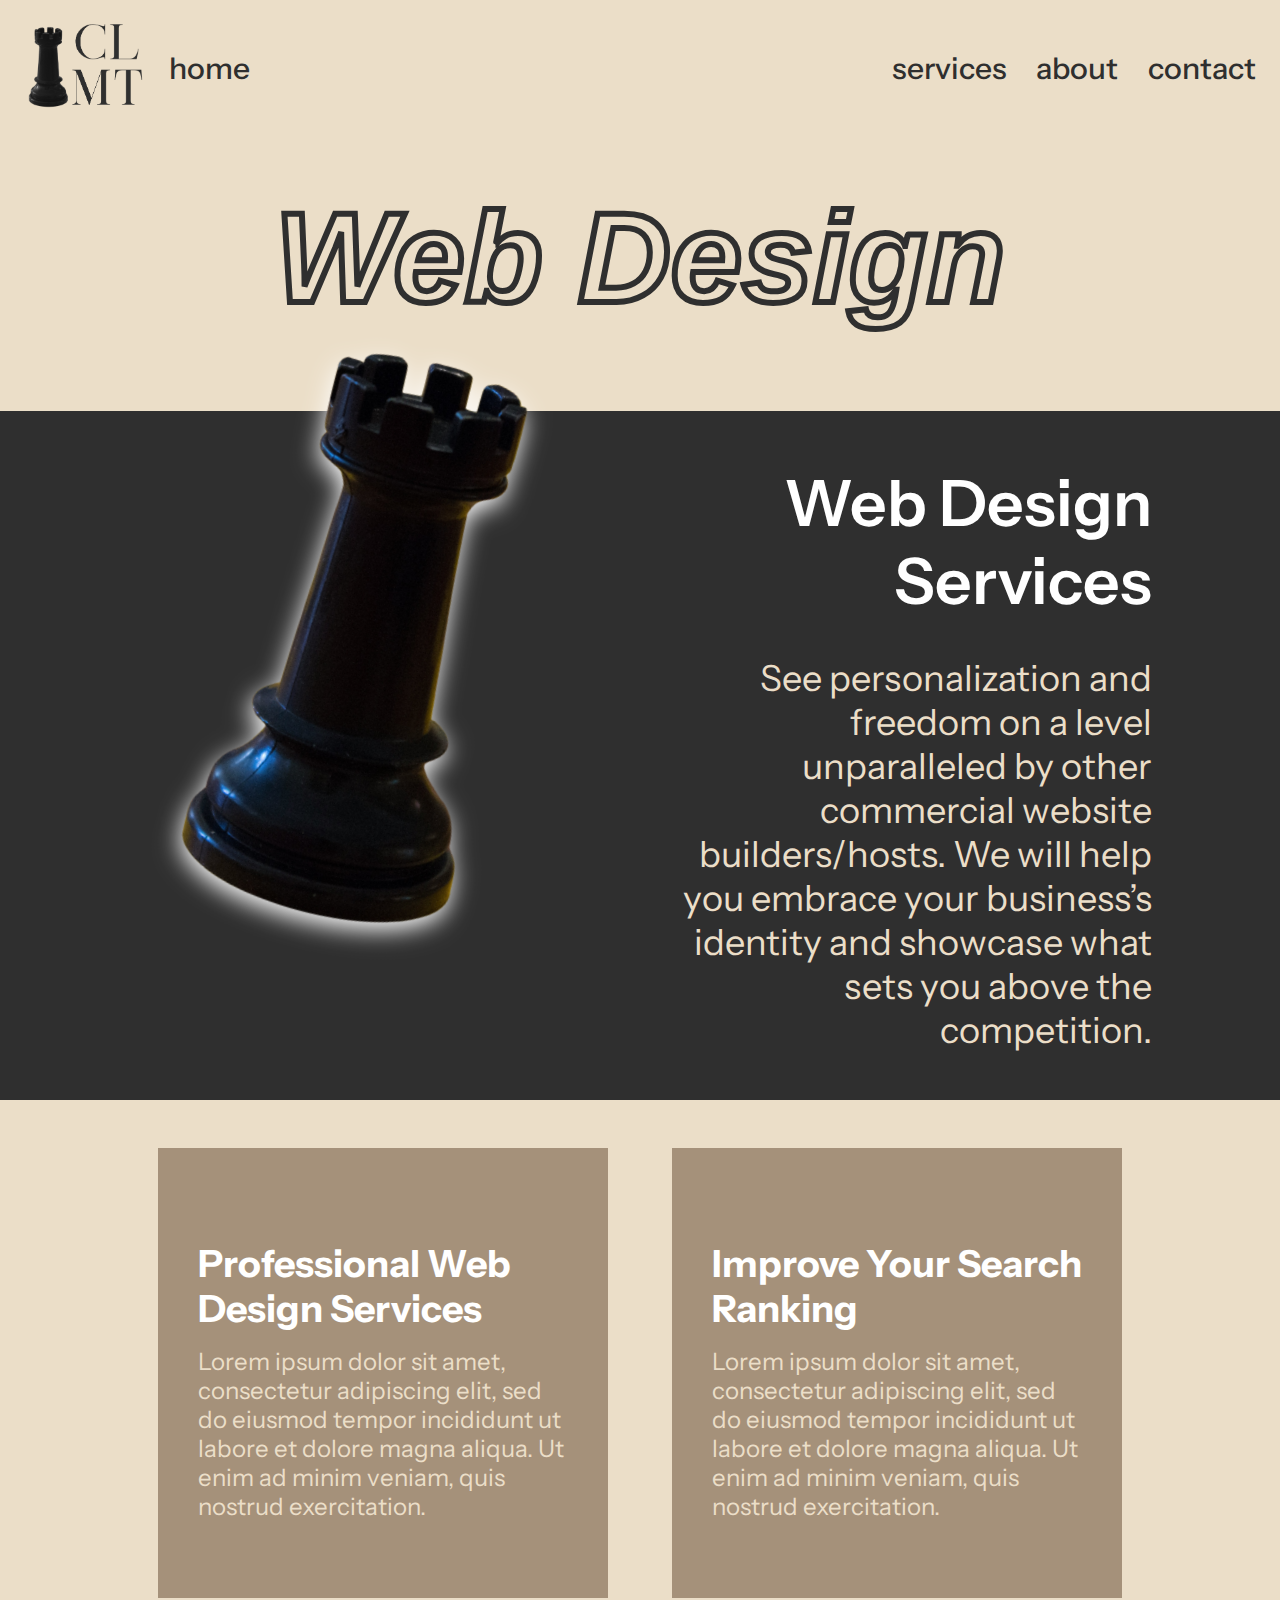
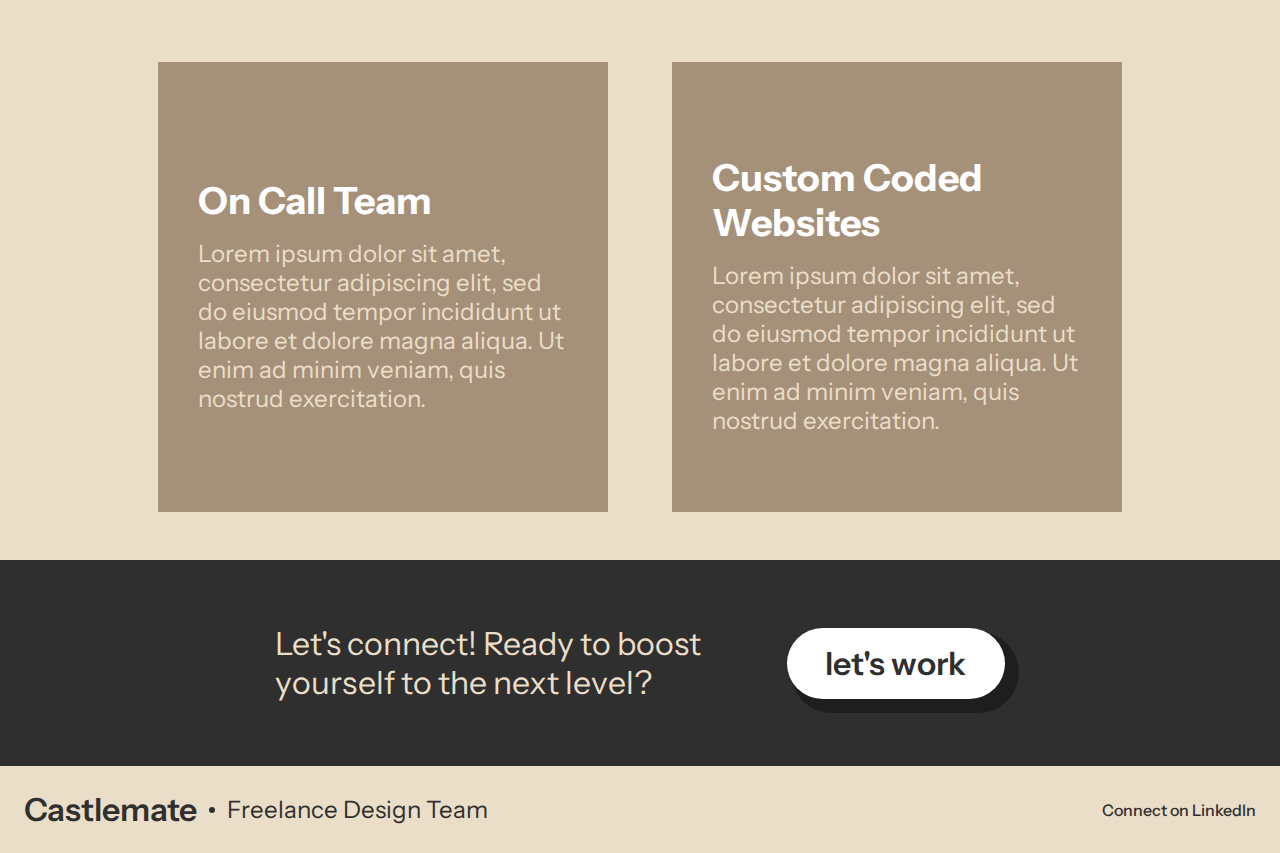
<file: services/webdesign.html>
<!DOCTYPE html>
<html lang="en">
<head>
    <meta charset="UTF-8">
    <meta name="viewport" content="width=device-width, initial-scale=1.0">
    <link rel="stylesheet" href="../styles.css">
    <style>
        @import url('https://fonts.googleapis.com/css2?family=Instrument+Sans:ital,wght@0,400..700;1,400..700&display=swap');
    </style>
    <title>CLMT Web Design</title>
</head>
<body>
    <header>
        <div class="header-left">
            <div class="logo">
                <a href="../index.html">
                    <img class="CLMT-logo" src="../assets/CLMT-logo.png" alt="Image of rook chess piece and CLMT text logo"> <!-- kelly did this: make this a clickable link to homepage -->
                </a>
            </div>
            <nav>
                <ul>
                    <li><a href="../index.html">home</a></li>
                </ul>
            </nav>
        </div>
        <nav>
            <ul>
                <li class="dropdown"><a href="../services.html">services</a>
                    <div class="dropdown-content">
                        <a href="../services/webdesign.html">web design</a>
                        <a href="../services/marketing.html">marketing</a>
                        <a href="../services/graphicdesign.html">graphic design</a>
                    </div>
                </li>
                <li><a href="../about.html">about</a></li>
                <li><a href="../contact.html">contact</a></li>
            </ul>
        </nav>
    </header>
    <main class="feed">
        <section class="card hero">
            <div class="page-title">
                <h1>Web Design</h1>
            </div>
            <div class="subservices-highlight">
                <h2>Web Design Services</h2>
                <p>See personalization and freedom on a level unparalleled by other commercial website builders/hosts. We will help you embrace your business’s identity and showcase what sets you above the competition. </p>
            </div>
            <img class="subservices-chess-piece" src="../assets/rook-temp.png" alt="Image of a rook chess piece.">
        </section>
        <section class="card info">
            <ul class="card-grid">
                <li>
                    <article class="info-card">
                        <h3>Professional Web<br>Design Services</h3>
                        <p>
                            Lorem ipsum dolor sit amet, consectetur adipiscing elit,
                            sed do eiusmod tempor incididunt ut labore et dolore
                            magna aliqua. Ut enim ad minim veniam, quis nostrud exercitation.
                        </p>
                    </article>
                </li>
                <li>
                    <article class="info-card">
                        <h3>Improve Your Search Ranking</h3>
                        <p>
                            Lorem ipsum dolor sit amet, consectetur adipiscing elit,
                            sed do eiusmod tempor incididunt ut labore et dolore
                            magna aliqua. Ut enim ad minim veniam, quis nostrud exercitation.
                        </p>
                    </article>
                </li>
                <li>
                    <article class="info-card">
                        <h3>On Call Team</h3>
                        <p>
                            Lorem ipsum dolor sit amet, consectetur adipiscing elit,
                            sed do eiusmod tempor incididunt ut labore et dolore
                            magna aliqua. Ut enim ad minim veniam, quis nostrud exercitation.
                        </p>                    
                    </article>
                </li>
                <li>
                    <article class="info-card">
                        <h3>Custom Coded Websites</h3>
                        <p>
                            Lorem ipsum dolor sit amet, consectetur adipiscing elit,
                            sed do eiusmod tempor incididunt ut labore et dolore
                            magna aliqua. Ut enim ad minim veniam, quis nostrud exercitation.
                        </p>                    
                    </article>
                </li>
            </ul>
        </section>
        <section class="card action">
            <div class="wrapper">
                <p>Let's connect! Ready to boost yourself to the next level?</p>
                <a href="../contact.html" class="btn">let's work</a>
            </div>
        </section>
    </main>
    <footer>
        <div class="footer-left">
            <span class="company-name"> Castlemate </span>
            <span class="dot"></span>
            <span class="company-focus"> Freelance Design Team </span>
        </div>
        <div class="footer-right">
            <a href="https://www.linkedin.com" target="_blank" rel="noopener noreferrer">
                Connect on LinkedIn
            </a>
        </div>
    </footer>
    
</body>
</html>
</file>
<file: styles.css>
/*
    COLOR PALETTE
        Dark Grey: #2F2F2F
        Light Tan: #EBDEC8
        Dark Tan: #A5917A
        Coffee Brown: #A5917A

    FONTS
        Main: "Instrument Sans" in varying weights
        Logo: "Zen Antique"

*/

/* || Sitewide */
/* ... Styles for body & global styles */

html {
    scroll-behavior: smooth;
    overflow-x: hidden;
}

body {
    font-family: 'Instrument Sans', sans-serif;
    color: #2F2F2F;
    background-color: #EBDEC8;
    margin: 0;
    padding: 0;
}

/* || Nav, Header and Footer */
/* ... Logo, header, nav menus */

header {
    padding: 1rem 1.5rem;
    display: flex;
    justify-content: space-between;
    align-items: center;

    background-color: #EBDEC8;

    top: 0;
    position: sticky;
    z-index: 1000;
}

.header-left {
    display: flex;
    align-items: center;
    gap: 20px;

    padding-right: 1em;
}

.logo img {
    width: auto;
    height: 100px;
    margin: 0;
}


header ul {
    display: flex;
    gap: 1em;

    font-weight: 500;
    font-size: 30px;
    text-align: center;
    align-items: center;

    padding: 0;
}

header ul a {
    color: #2F2F2F;
}


.dropdown-content {
    display: none;
    position: absolute; /* removes from normal document flow */
    background-color: #EBDEC8;
    min-width: 160px;
    border: 2px solid #2F2F2F; /* DESIGN: hm might change this style later, or do shadow instead? -m */
    z-index: 1;
}

.dropdown-content a {
    padding: 12px 16px;
    display: block;
    text-align: left;
}

.dropdown-content a:hover {
    background-color: #d3c8b4;
}

.dropdown:hover .dropdown-content {
    display: block;
}

footer {
    background-color: #EBDEC8;
    color: #2F2F2F;

    padding: 1.5rem;
    display: flex;
    justify-content: space-between;
    align-items: center;
}

.footer-left {
    display: flex;
    align-items: center;
    gap: 0.75rem;
}

/* Footer Typography */
.company-name {
    font-weight: 600;
    font-size: 32px;
}

.dot {
    width: 6px;
    height: 6px;
    background-color: #2F2F2F;
    border-radius: 50%;
}

.company-focus {
    font-size: 24px;
}

.footer-right a {
    color: #2F2F2F;
    text-decoration: none;
    font-weight: 500;
}

/* || Typography */
/* ... Styles for headings, links, paragraphs  */

/* fallback, used if browser doesn't support webkit*/
h1 {
    color: #EBDEC8;
    font-size: 128px;
    font-style: italic;
    margin: 0;

}

@supports (-webkit-text-stroke: 2px #2F2F2F) {
    h1 {
        font-family: sans-serif;

        -webkit-text-fill-color: #EBDEC8;
        -webkit-text-stroke-width: 6px;
        -webkit-text-stroke-color: #2F2F2F; 

        -webkit-font-smoothing: antialiased;
        text-rendering: optimizeLegibility;
    
        font-size: 128px;
        font-style: italic;
    }
}

h2 {
    font-size: 64px;
    font-weight: 600;
}

.page-title {
    text-align: center;
    line-height: .9; /* tightens vertical fit between "Castlemate" and "Web Design" */
}

.page-title h2 {
    margin-top: 0;
}

.highlight p {
    font-size: 40px;
    font-weight: 600;

    text-align: center;

    
    margin: 1em auto;
}

.card.about {
    background: #2F2F2F;
    color:#EBDEC8;
}

.about-description p {
    font-size: 32px;
    font-weight: 400;
}

blockquote {
    font-size: 40px;
    font-weight: 600;
    font-style: italic;
    text-align: center;
}

#quote-author {
    font-size: 36px;
    text-align: right;
}

.card.services h2 {
    color: #EBDEC8;
    text-align: center;
}

.card.services p {
    font-size: 32px;
    font-weight: 400;
    text-align: center;
}

.card.action p {
    font-size: 32px;
    font-weight: 400;
    text-align: left;
}

/* || Layouts */
/* ... Containers, sections, etc */

.feed {
    display: flex;
    flex-direction: column;

    width: 100%; /* moved from .card to .feed */
}

.card {
    margin: 0 auto;
}

/* Hero */

.card.hero {
    display: flex;
    flex-direction: column;

    position: relative; /* allows us to overlay our chess piece image over two divs */

    width: 100%;
    min-height: 100vh;

    margin-top: 4rem;
}

.page-title {
    margin-bottom: 6em;
}

.highlight {
    flex-grow: 1;
    width: 100%;
    
    color: #EBDEC8;
    background-color: #2F2F2F; 

    display: flex;
    justify-content: space-between;
    gap: 40px;
}

/* 'floating' chess piece on hero */
.card.hero .chess-piece {
    position: absolute; /* removes chesspiece from document flow (flexbox in this case) */
    width: 300px;
    top: 25%;
    left: 50%;
    transform: translateX(-50%) rotate(-10deg); /* center chess piece, then rotate*/
    z-index: 10; /* keeps chess piece on very top */ 
}

/* Hello! We're Castlemate. */

.card.about {
    width: 100%;
    padding: 4rem 4rem;
}

.card.about .wrapper {
    margin: 0 auto;

    display: flex;
    align-items: center;
    gap: 2rem;
}

/* Includes about-wrapper for about pages & individual about pages */
.card.about img, .about-wrapper img  {
    width: 40%;
    flex-shrink: 0;

    border-radius: 33px;
}


.about-description {
    display: flex;
    flex-direction: column;
}
.about-description h2 {
    width: max-content;
    margin: 0em;
}

.about-description .btn {
    align-self: flex-end;
}

/* Quote */

.quote {
    padding: 1rem 3rem;
}

blockquote p{
    margin: 0;
}

/* What We Offer */

.card.services, .all-services {
    width: 100%;
    color: #EBDEC8;
    background-color: #2F2F2F;

    display: flex;
    flex-direction: column;
    justify-content: center;
    align-items: center;
}

.offer-description {
    width: 60%;
    display: flex;
    flex-direction: column;
}

.service-buttons {
    width: 70%;
    padding: 16px;

    display: flex;
    justify-content: space-evenly;
    align-items: center;
    gap: 8px;
}

.service-buttons a {
    display: flex;
    justify-content: center;
    align-items: center;
    width: 300px;
    height: 300px;

    /* copied from button styling */
    padding: 0.5em 1.2em;
    border-radius: 33px;

    background-color: #A5917A;
    color: #EBDEC8;

    font-size: 32px;
    font-weight: 600;
    text-align: center;
    cursor: pointer;
}

/* Action Card */
.card.action {
    color: #EBDEC8;
    background-color: #2F2F2F;
    padding: 2em;

    width: 100%;
}

.card.action .wrapper {
    max-width: 60%;
    margin: 0 auto;

    display: flex;
    align-items: center;
    gap: 2rem;
}

.card.action p {
    flex: 1;
    text-align: left;
}

.card.action a {
    white-space: nowrap;
    flex-shrink: 0;
}

.card.action .wrapper .btn {
    background-color: white;
}


/* || Layout Page: Services */
/*      see ".card.services, .all-services" */

.all-services {
    flex-grow: 1;
    position: relative;
}
.all-services .service-buttons a {
    border-radius: 0px;
    position: relative;

    display: block;
}

.all-services h3 {
    color: white;
    font-size: 28px;
}


/* from mr. gpt, but better if we just go with a svg */
/* .all-services::before {
    content: "";
    position: absolute;
    top: -40px;
    left: 0;
    width: 100%;
    height: 40px;

    background:
        repeating-linear-gradient(
            90deg,
            #2F2F2F 0 8vw,
            transparent 8vw 14vw
        );
} */

.services-chess-piece {
    position: absolute;
    width: 72px;
    top: -100px;
    left: -24px;

    transform: translateX(0) scale(1) ;
    transition: transform 0.6s cubic-bezier(0.34, 1.56, 0.64, 1);
}

.service-card:hover .services-chess-piece {
    transform: translateY(-10px) scale(1.08) rotate(-4deg);
    filter: drop-shadow(0 8px 12px rgba(0,0,0,0.25));
}


/* || Layout Page: Web Design, Marketing, Graphic Design */
.subservices-highlight{
    flex-grow: 1;
    width: 100%;
    
    color: #EBDEC8;
    background-color: #2F2F2F;
    text-align: end; 

    display: flex;
    flex-direction: column;
    align-items: flex-end;
}

.subservices-highlight h2 {
    color: white;
    padding-left: 50%;
    padding-right: 10%;
    margin-bottom: 0;
}

.subservices-highlight p {
    padding-left: 50%;
    padding-right: 10%;
    font-size: 36px;
}

.subservices-chess-piece {
    position: absolute; /* removes chesspiece from document flow (flexbox in this case) */
    width: 300px;
    top: 15%;
    left: 20%;
    transform: translateX(-10%) rotate(15deg);
    z-index: 10;

    filter: drop-shadow(0 8px 12px white);
}

.card.info {
    width: 100%;
}

.card-grid {
    display: grid;
    grid-template-columns: repeat(2, max-content);
    row-gap: 4rem;
    column-gap: 5%;
    justify-content: center;
    width: 100%;
    padding: 2rem 0;
}

/* responsive layout for small windows & mobile: specifications can be changed later -m */
@media (max-width: 1000px) {
    .card-grid {
        grid-template-columns: 1fr; /* single column */
        column-gap: 0;
    }

    .info-card {
        width: 100%;
        max-width: 450px;
    }
}

.card-grid h3 {
    color: white;
    text-align: left;
    margin: 1rem 0;
    padding: 0 1rem;
}

.card-grid p {
    font-weight: 100;
    font-size: 24px;
    margin: 0 auto;
    padding: 0 1rem;
}

.info-card {
    /* copied from service cards */
    display: flex;
    flex-direction: column;
    justify-content: center;

    width: 450px;
    height: 450px;

    padding: 1.5rem;
    background-color: #A5917A;
    color: #EBDEC8;

    font-size: 32px;
    font-weight: 600;
    text-align: left;

}

/* || Layout Page: About Us */
.about-highlight {
    flex-grow: 1;
    width: 100%;
    padding: 4rem 4rem;

    color: #EBDEC8;
    background-color: #2F2F2F; 

    display: flex;
    align-items: center;
    justify-content: center;
}


/* copy and pasted from index.html about wrapper */
.about-wrapper {
    margin: 0 auto;

    display: flex;
    align-items: center;
    gap: 2rem;
}

/* About Us Photo Grid */
.meet-the-team h2 {
    text-align: center;
}

.team-grid {
    display: grid;
    grid-template-columns: 1fr 1fr 1fr;
    grid-template-rows: 1fr 1fr;
    row-gap: 4rem;
    column-gap: 5%;
    justify-content: center;
    width: 100%;
    padding: 2rem 0;
}


.member-card {
    width: 100%;
    height: 400px;
    transition: transform 0.3s ease;

}

.member-card img {
    width: 100%;
    height: 400px;
}

.member-card:hover {
    transform: scale(1.1);
}

/* NOTE: VERY temporary cheesed fix. need to change later, possibly turn into absolute element -m */
#member-chess {
    width: auto;
    transform: translateX(20%);
}

/* || Layout Page: About Us Individual Pages */

.individual .about-wrapper {
    gap: 4rem;
}
.individual .about-wrapper img {
    height: 600px;
    width: auto;
}

.individual h3 {
    font-size: 32px;
    color: #A5917A;
    margin: 1rem 0;
}

/* for grouped p tags */
.individual .desc-wrapper {
    margin: 0 auto;
}

/* for each individual p tag*/
.about-description .desc {
    font-size: 24px;
}


/* || Layout Page: Contact Us */
.contact-us {
    background-color: #2F2F2F;
}

.cs-container {
    max-width: 1200px;
    margin: 0 auto;
    padding: 4rem 1rem 2rem;
}

.cs-title {
    margin-bottom: 2rem;
    text-align: left;
    font-size: 36px;
    color: white;
}

.cs-form {
    border: 2px solid white;
    padding: 3rem;
    border-radius: 24px;

    display: flex;
    flex-direction: column;
}

.form-columns {
    display: flex;
    gap: 4rem;
    align-items: stretch;
}

.form-left, .form-right {
    display: flex;
    flex-direction: column;
    gap: 1.5rem;

    align-items: stretch;
}

.form-left {
    flex: 1;
}

.form-right {
    flex: 2;
    display: flex;
    flex-direction: column;
}

.cs-label {
    color: white;
    font-size: 32px;

    display: flex;
    flex-direction: column;
    gap: 0.25rem;
}

.form-right .cs-label {
    flex: 1;
    display: flex;
    flex-direction: column;
}

.cs-input {
    width: 100%;
    padding: 0.75rem 1rem;

    border: 1px solid #2F2F2F;
    border-radius: 12px;
    background-color: #EBDEC8;

    font-size: 16px;
}

.form-right .cs-input {
    background-color: white;
}

.textarea-wrapper {
    width: 100%;
    background-color: #EBDEC8;
    border-radius: 12px;
    padding: 1.5rem 1rem 3rem 1rem;

    flex: 1;
    display: flex;

    /* for button */
    position: relative;
}

.cs-textarea {
    flex: 1;
    width: 100%;

    border: none;
    background-color: white;
    border-radius: 8px;
    
    resize: none;
}

.cs-submit {
    position: absolute;
    bottom: 2rem;
    right: 2rem;

    z-index: 2;

    background-color: #2F2F2F;
    color: white;
    border-radius: 12px;
    min-width: 75px;
    min-height: 30px;
}

.alternative-option {
    background: #2F2F2F;
}
.alternative-wrapper {
    color: white;
    padding-bottom: 2em;
    display: flex;
    flex-direction: column;
    justify-content: center;
    align-items: center;
}

.alternative-wrapper p {
    margin: 0 auto;
}

.email {
    font-weight: 600;
    font-size: 20px;
    color: white;
}

/* || Components */
/* ... Buttons, carousels, etc */

/* About Us Button */
.btn {
    display: inline-block;
    padding: 0.5em 1.2em;
    border-radius: 66px;

    background-color: #EBDEC8;
    color: #2F2F2F;

    font-size: 32px;
    font-weight: 600;
    text-align: center;
    cursor: pointer;

    -webkit-box-shadow: 9px 9px 0px 5px rgba(0,0,0,0.35); 
    box-shadow: 9px 9px 0px 5px rgba(0,0,0,0.35);

}

.btn:hover{
    transform: scale(1.1);
}

.btn:active {
  transform: translateY(1px);

  -webkit-box-shadow: 7px 7px 0px 5px rgba(0,0,0,0.35); 
  box-shadow: 7px 7px 0px 5px rgba(0,0,0,0.35);
}

.btn{
    transition: transform 0.3s ease;
}


/* || Utilities */
/* ... Helper classes, hidden styles, etc */
a { 
    text-decoration: none;
}

li {
    list-style: none;
}

/* CSS reset: best practice! */
*, *::before, *::after {
    box-sizing: border-box;
}
</file>
